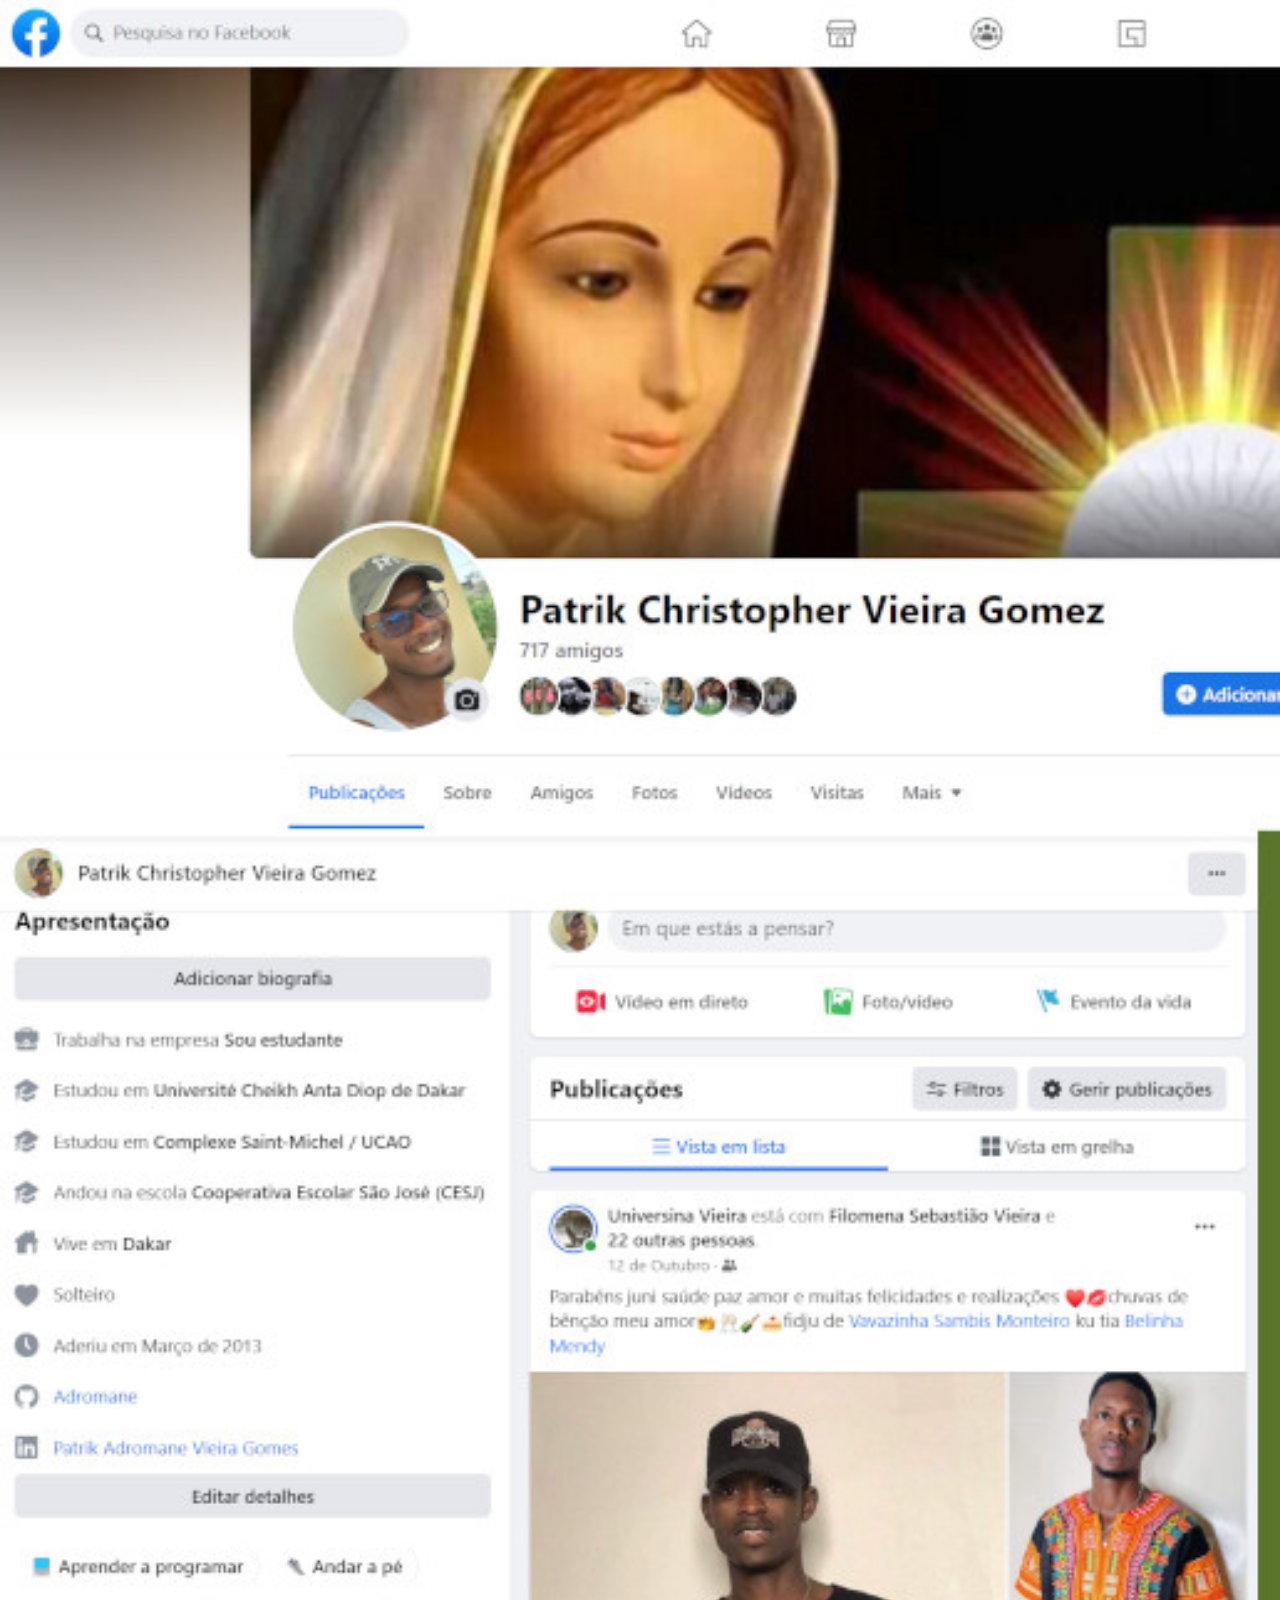
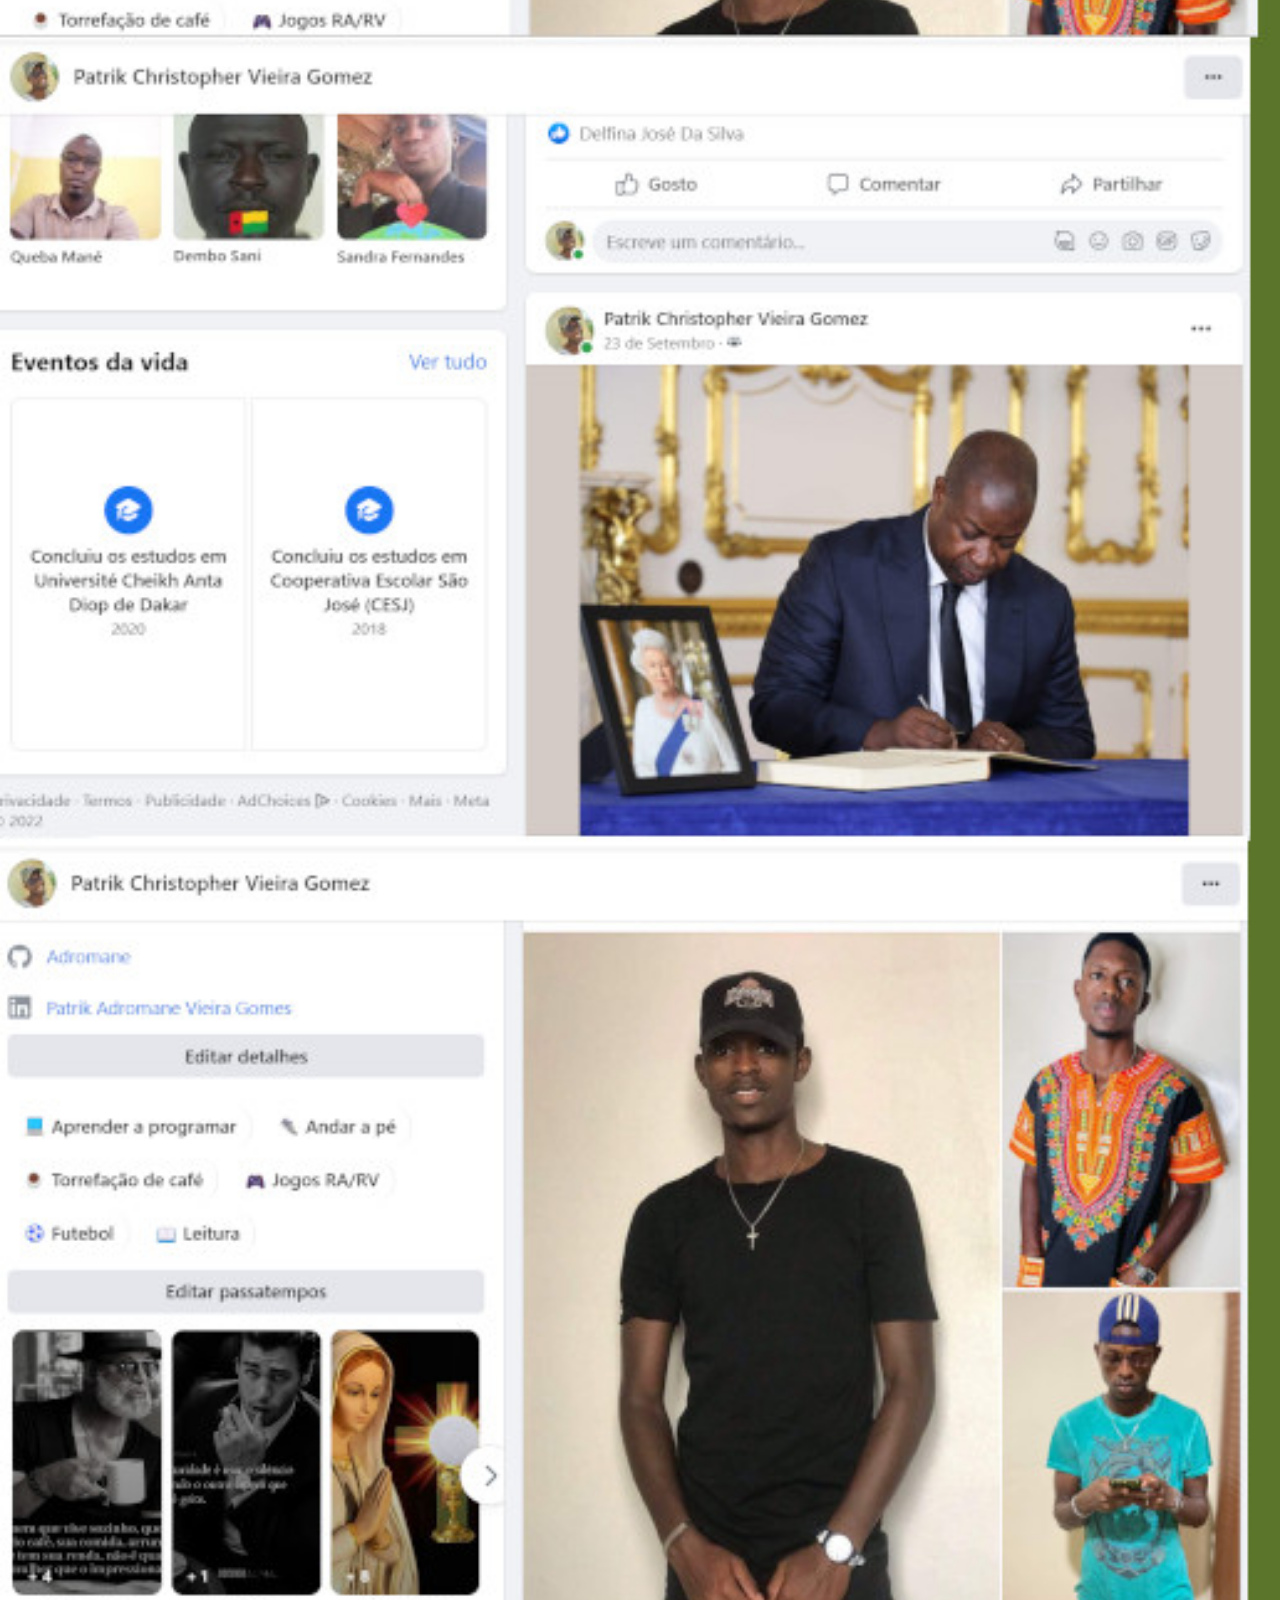
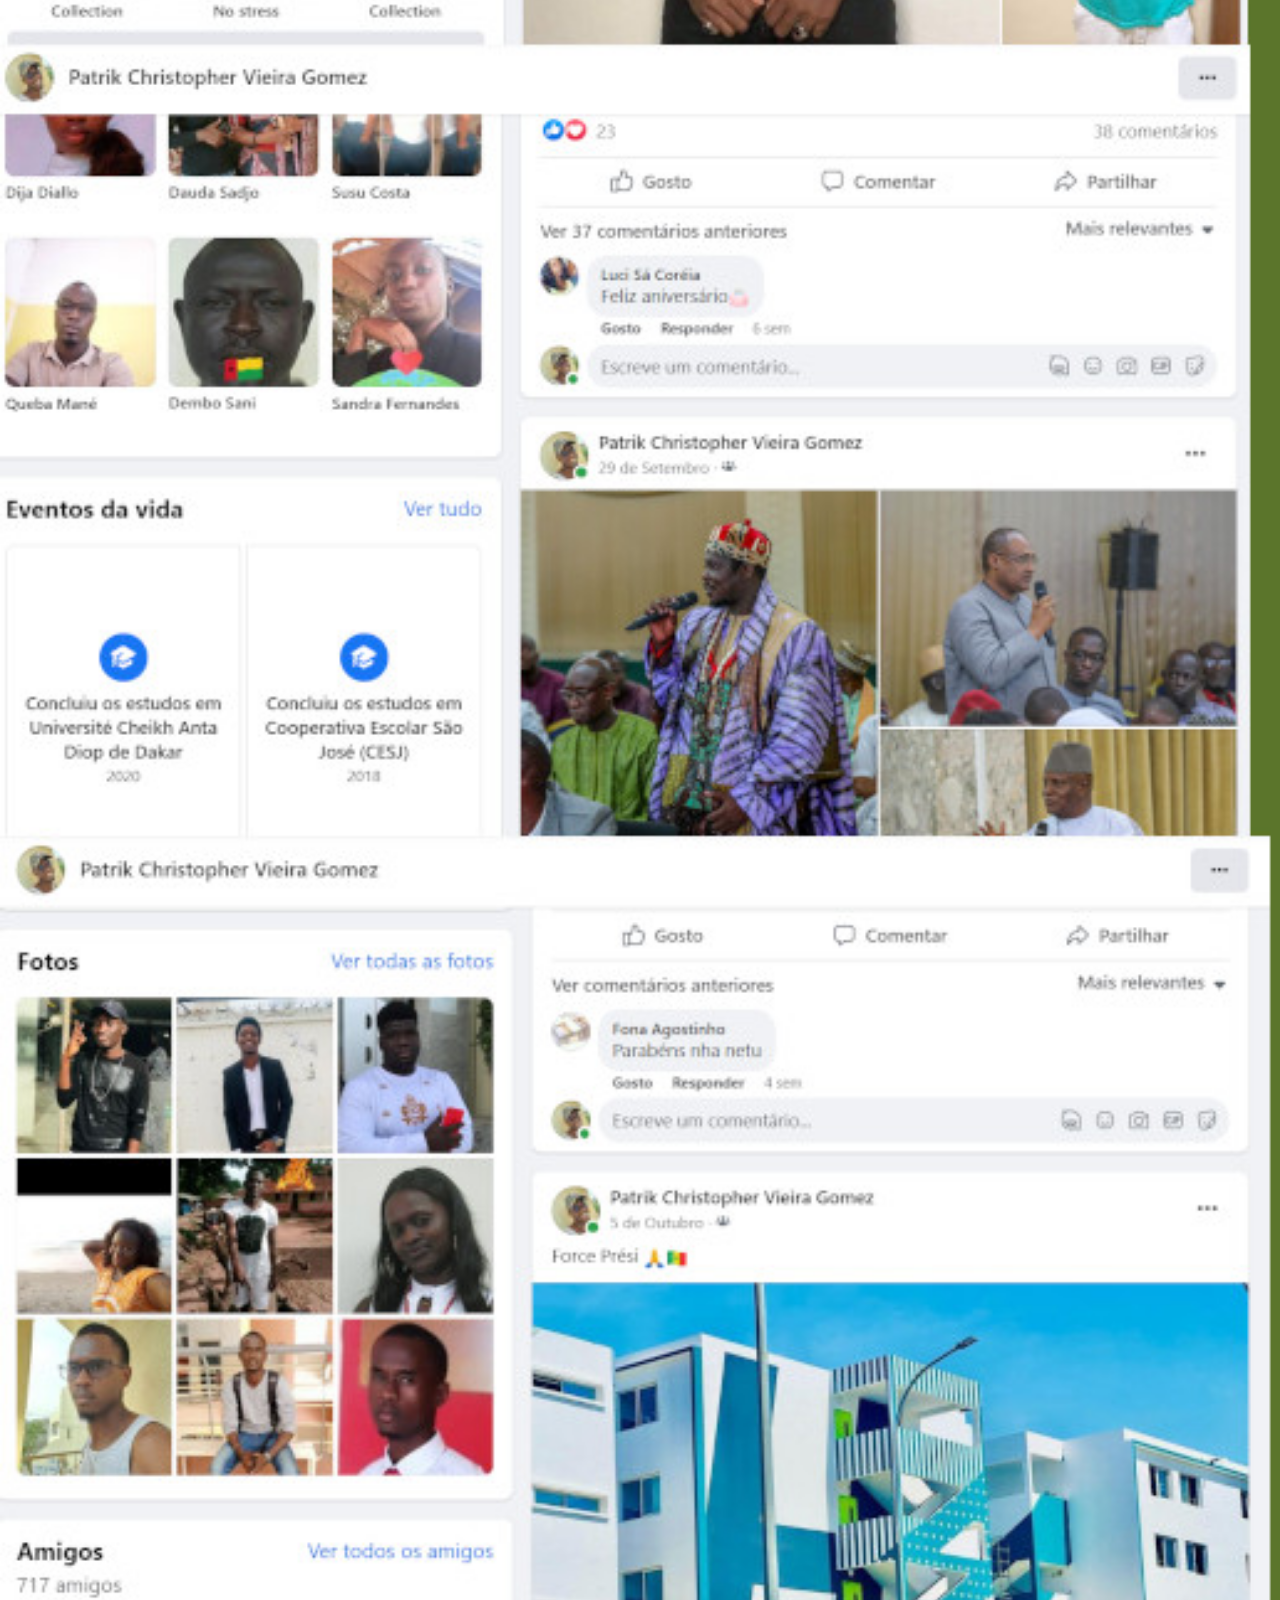
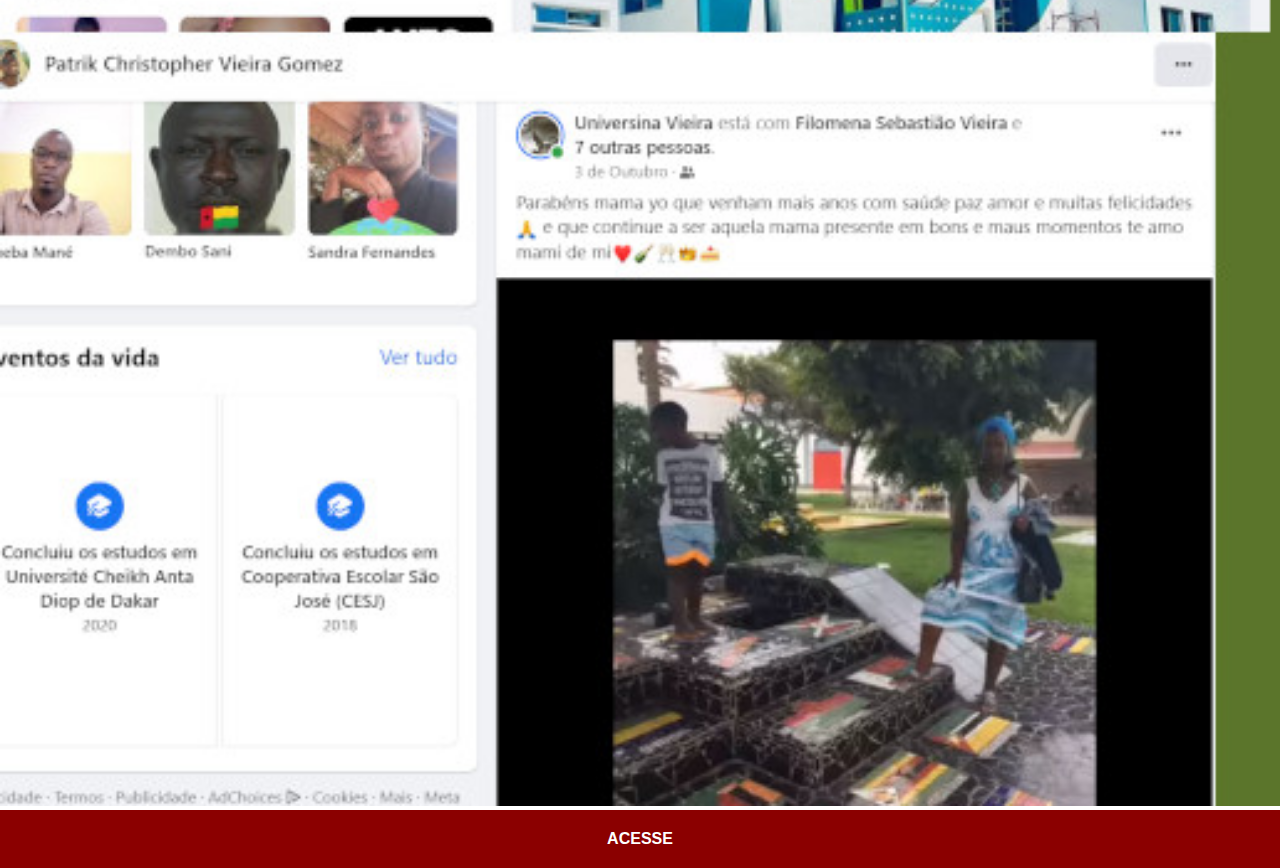
<file: Projecto-social/Facebook.html>
<!DOCTYPE html>
<html lang="pt-br">
<head>
    <meta charset="UTF-8">
    <meta http-equiv="X-UA-Compatible" content="IE=edge">
    <meta name="viewport" content="width=device-width, initial-scale=1.0">
    <title>Youtube</title>
    <link rel="stylesheet" href="estilos/social.css">
</head>
<body>
     <img src="imagens/Tela-facebook.png" alt="Facebook">
     <a href="https://www.facebook.com/patrik/" target="blank">ACESSE</a>
</body>
</html>
</file>
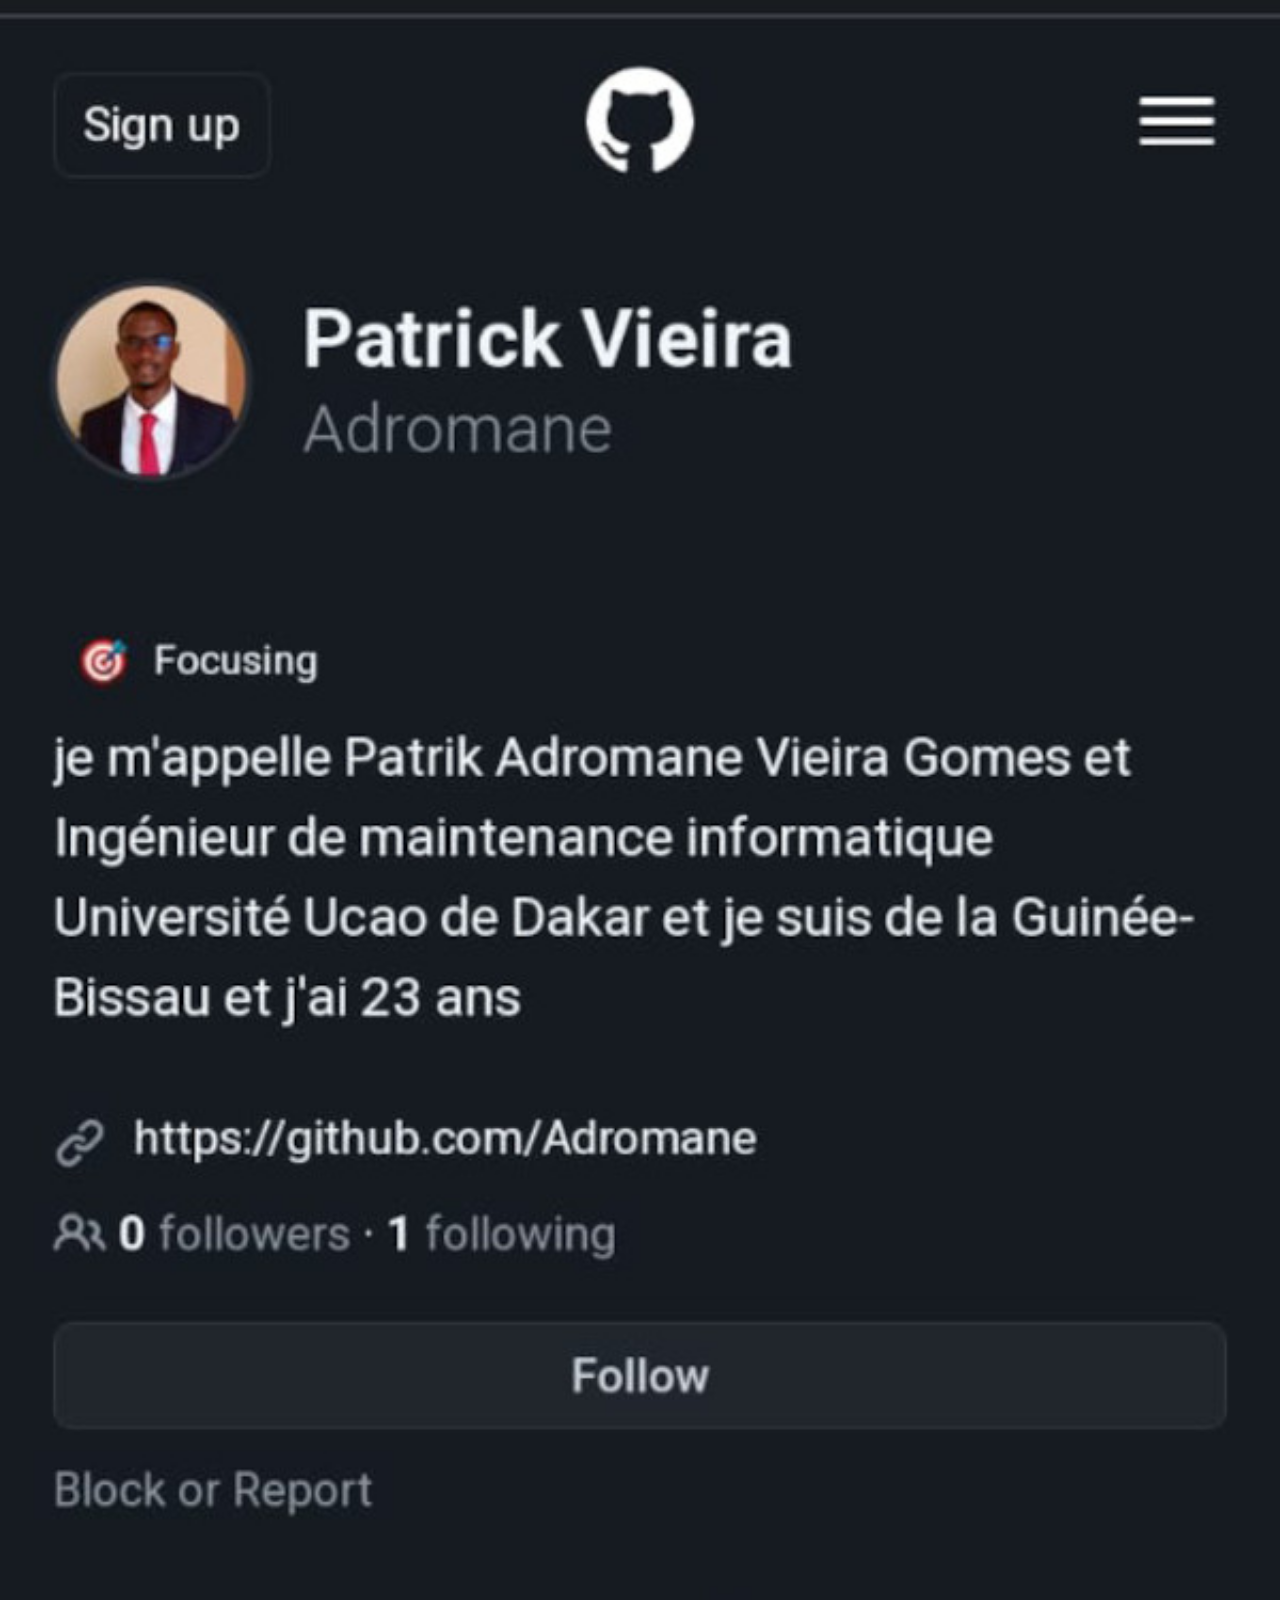
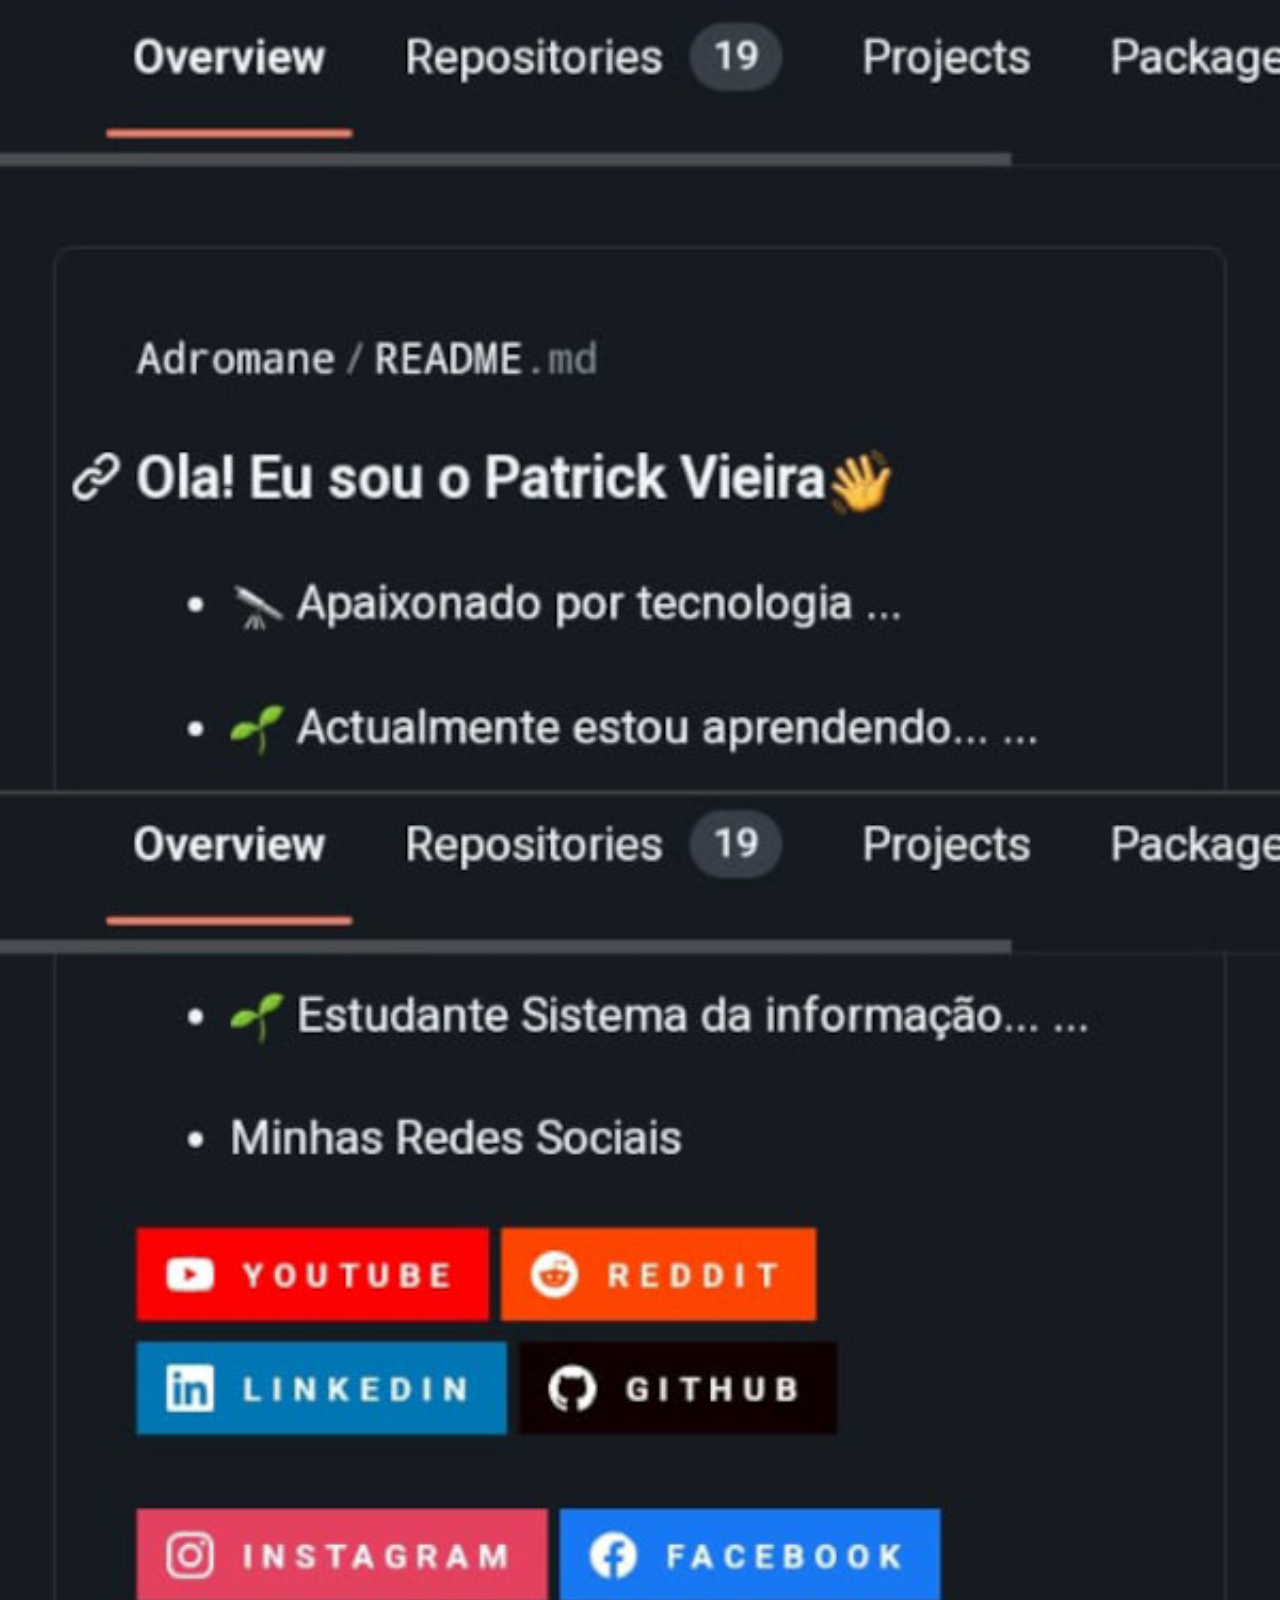
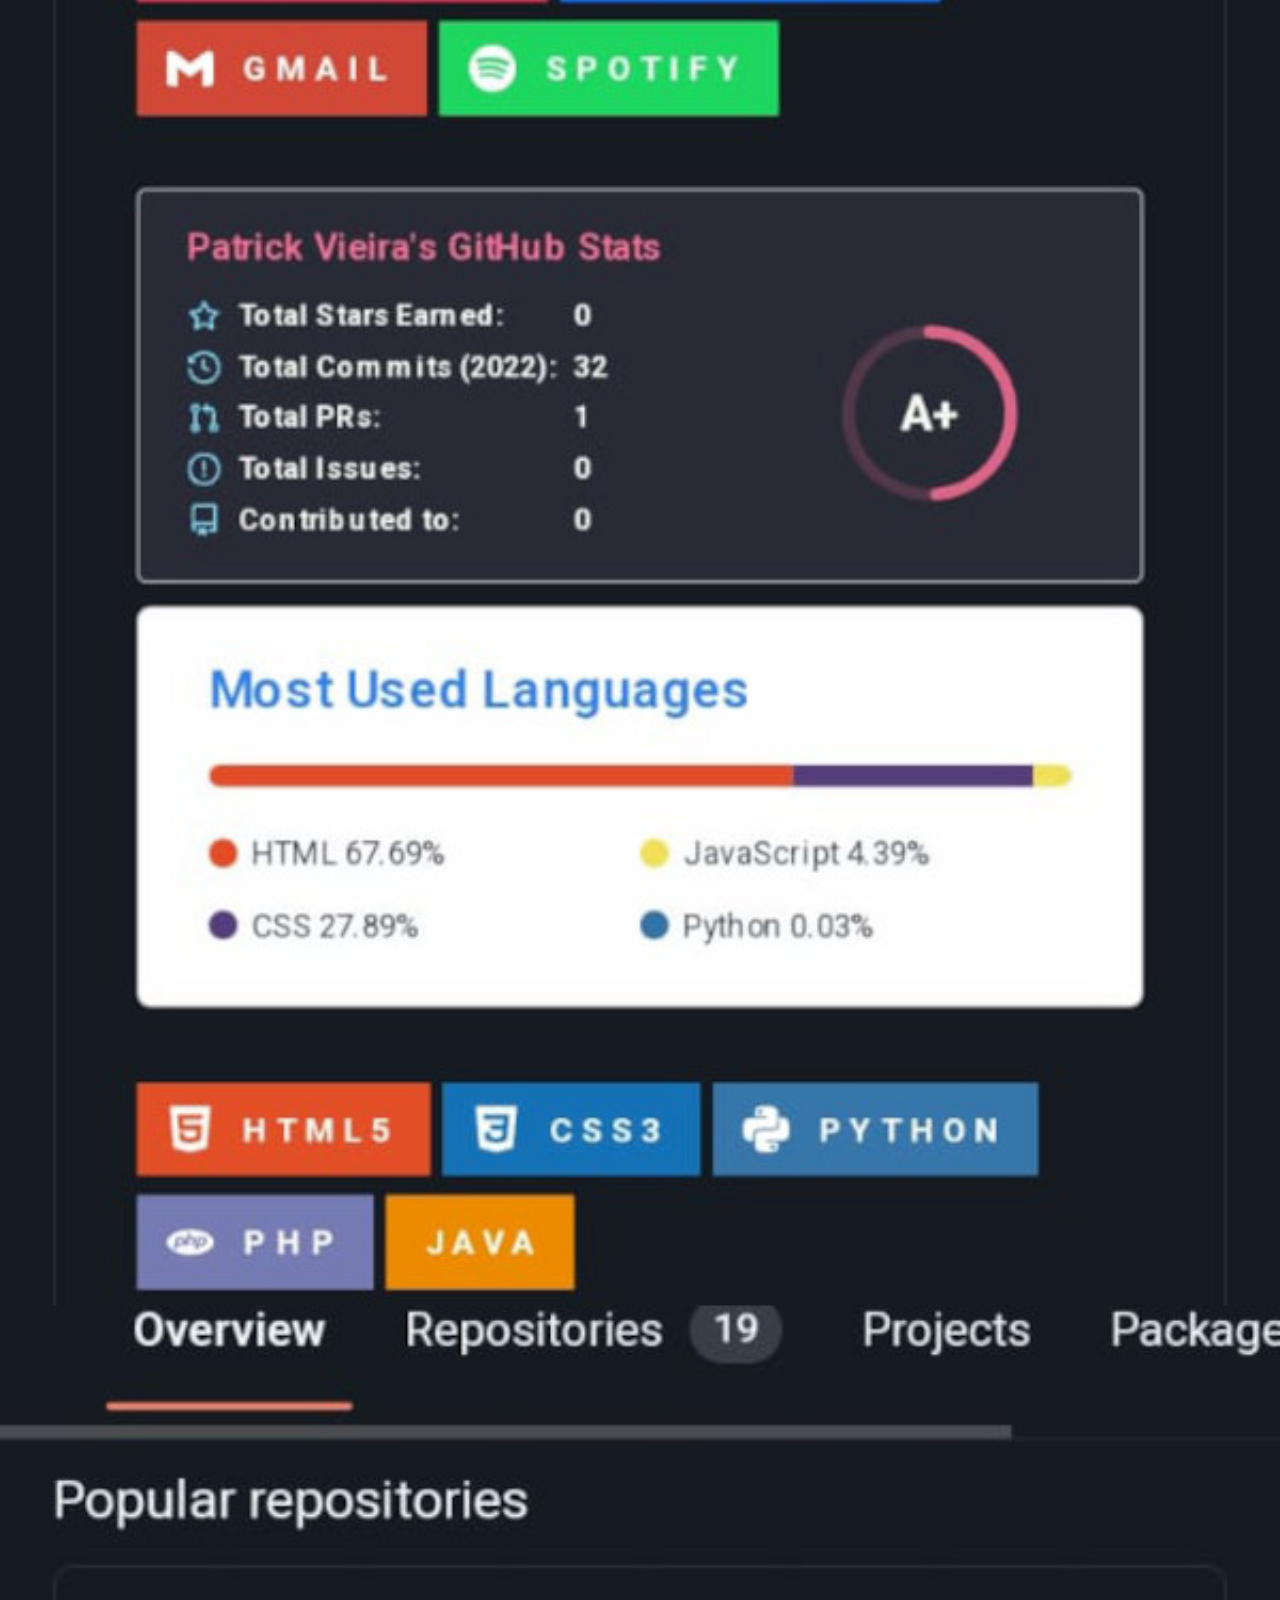
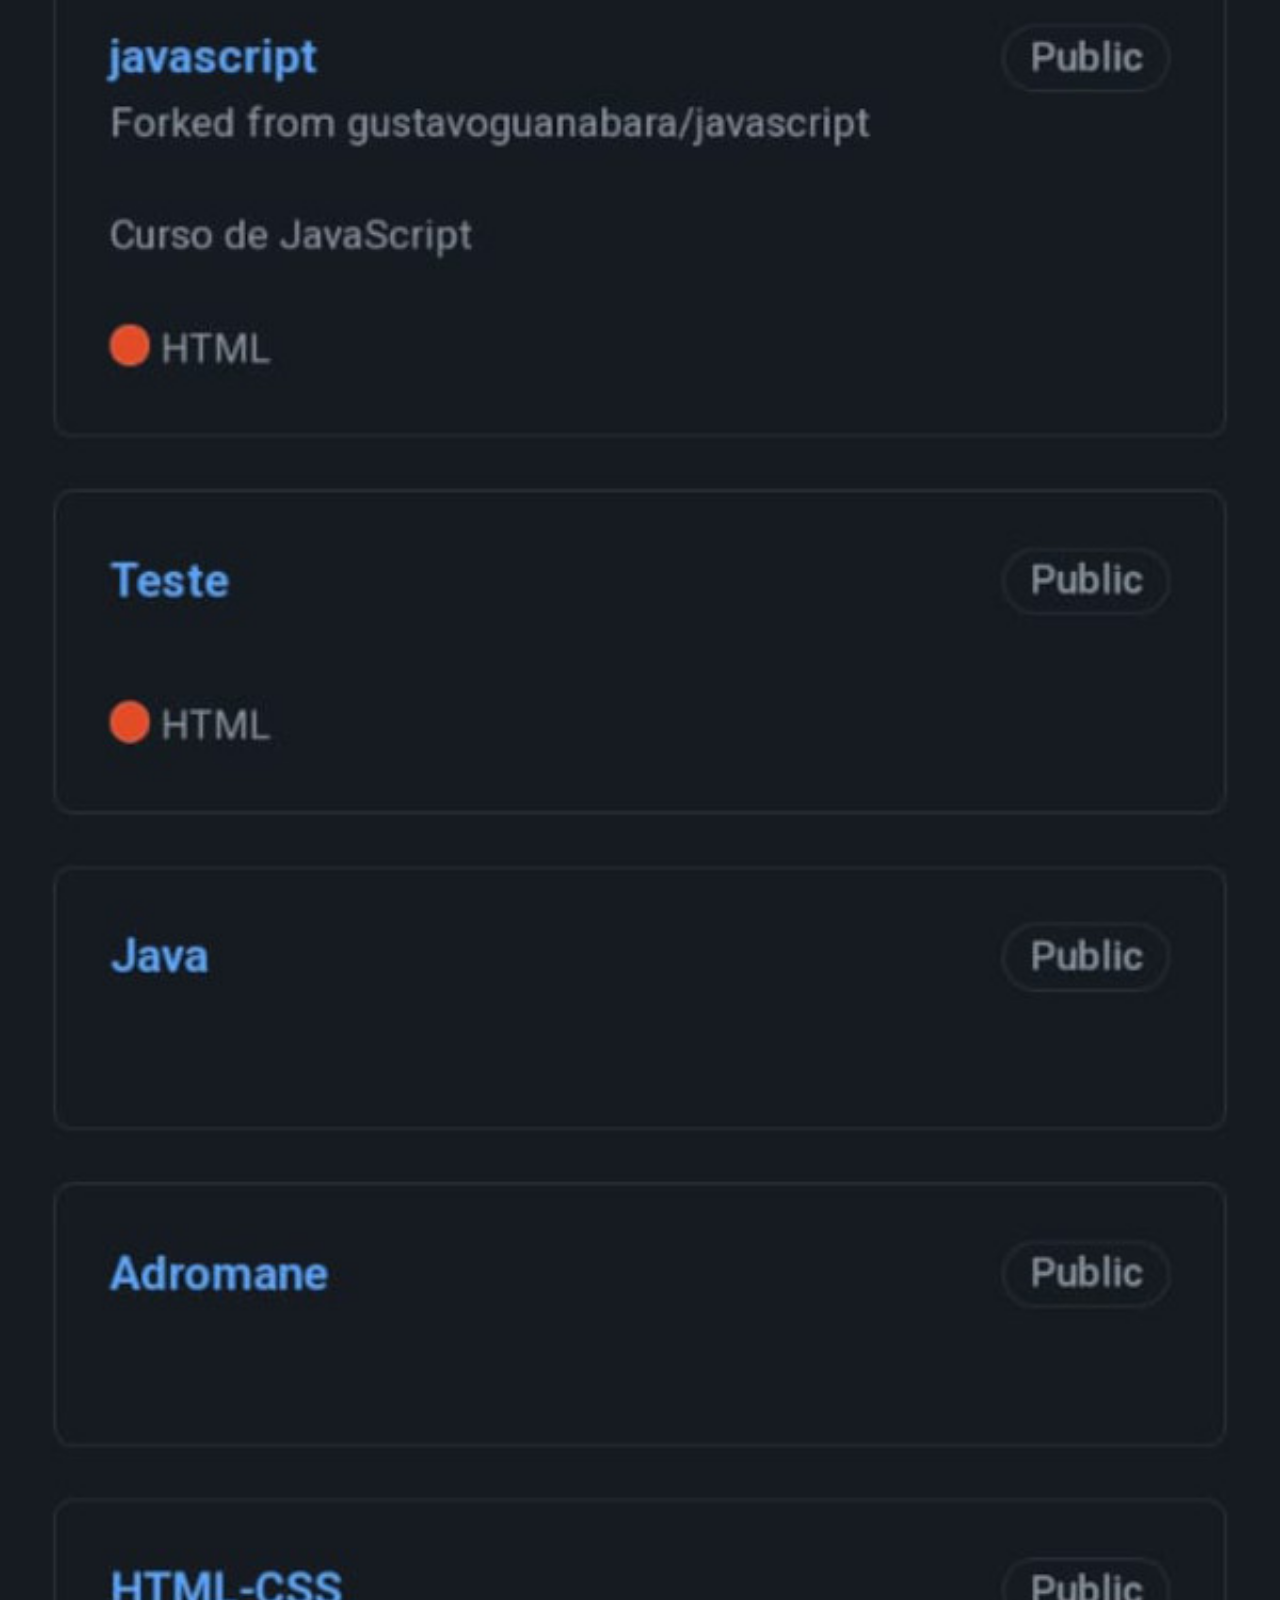
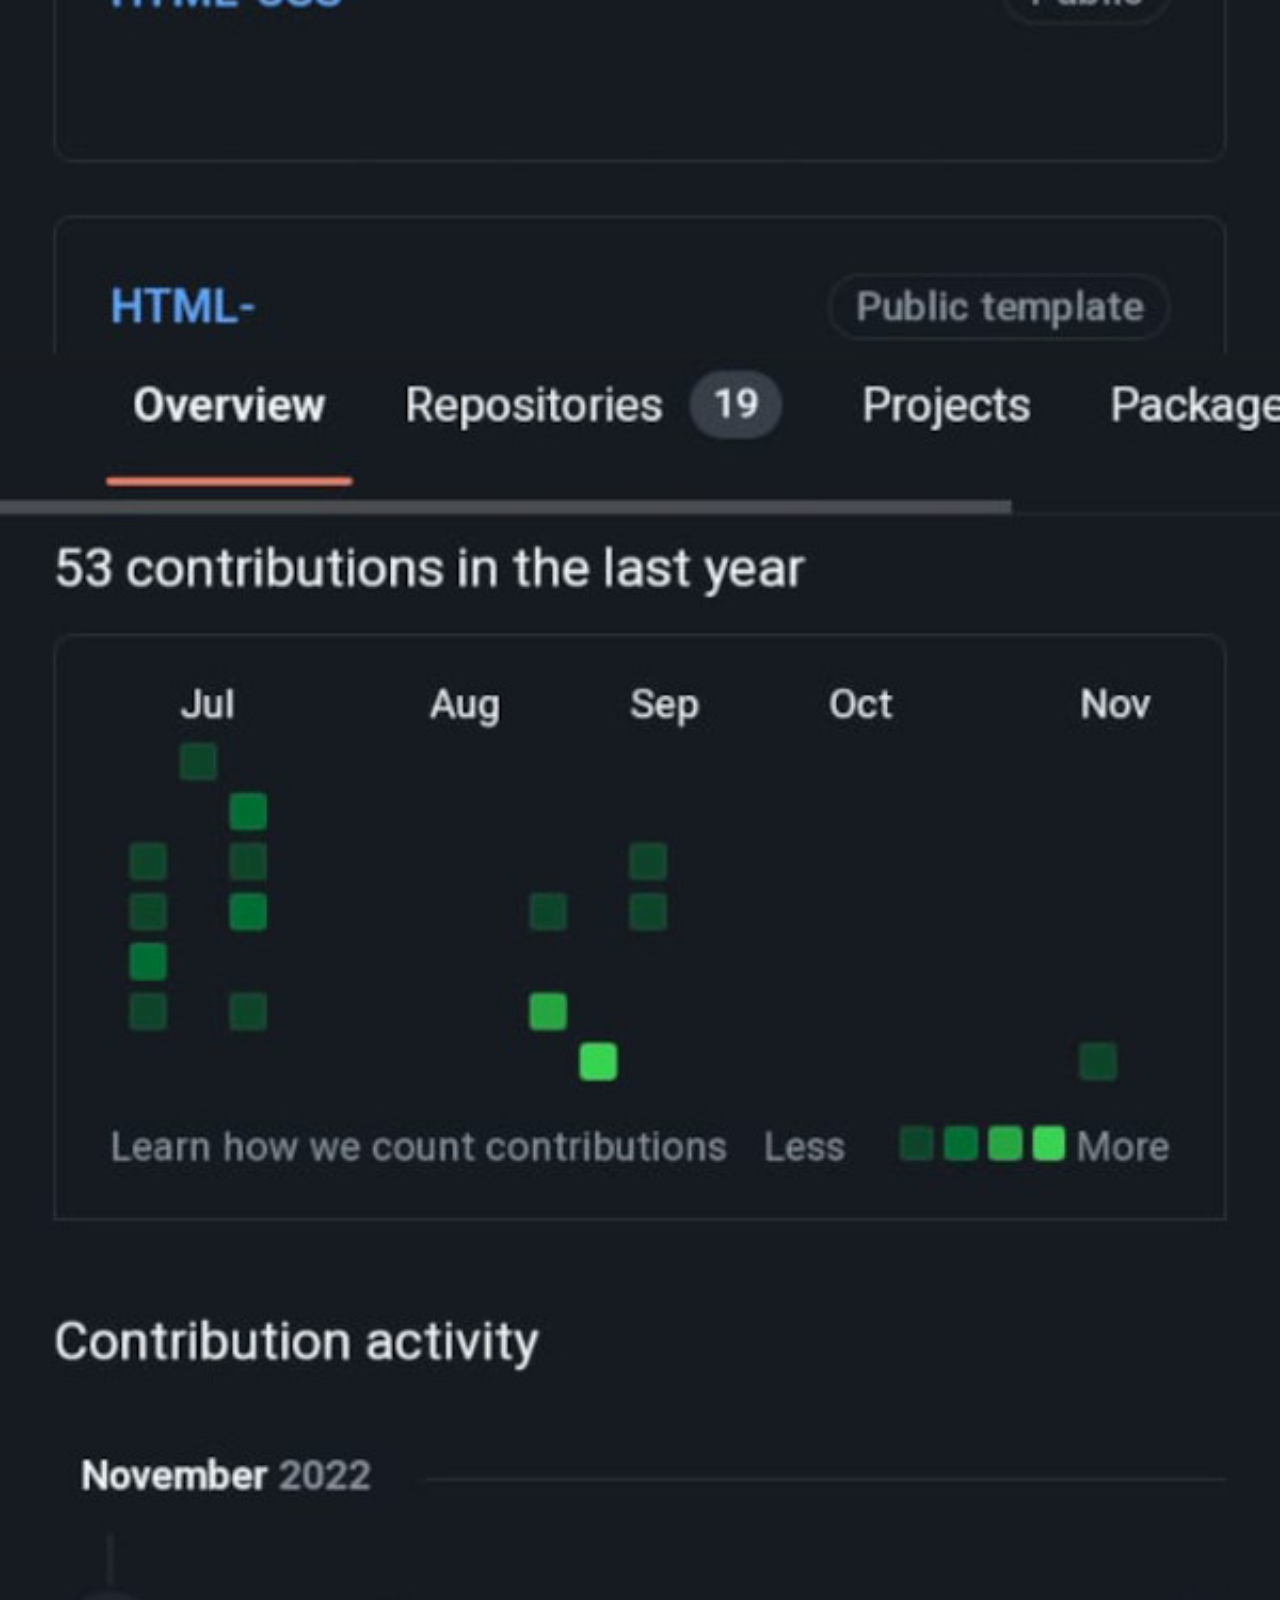
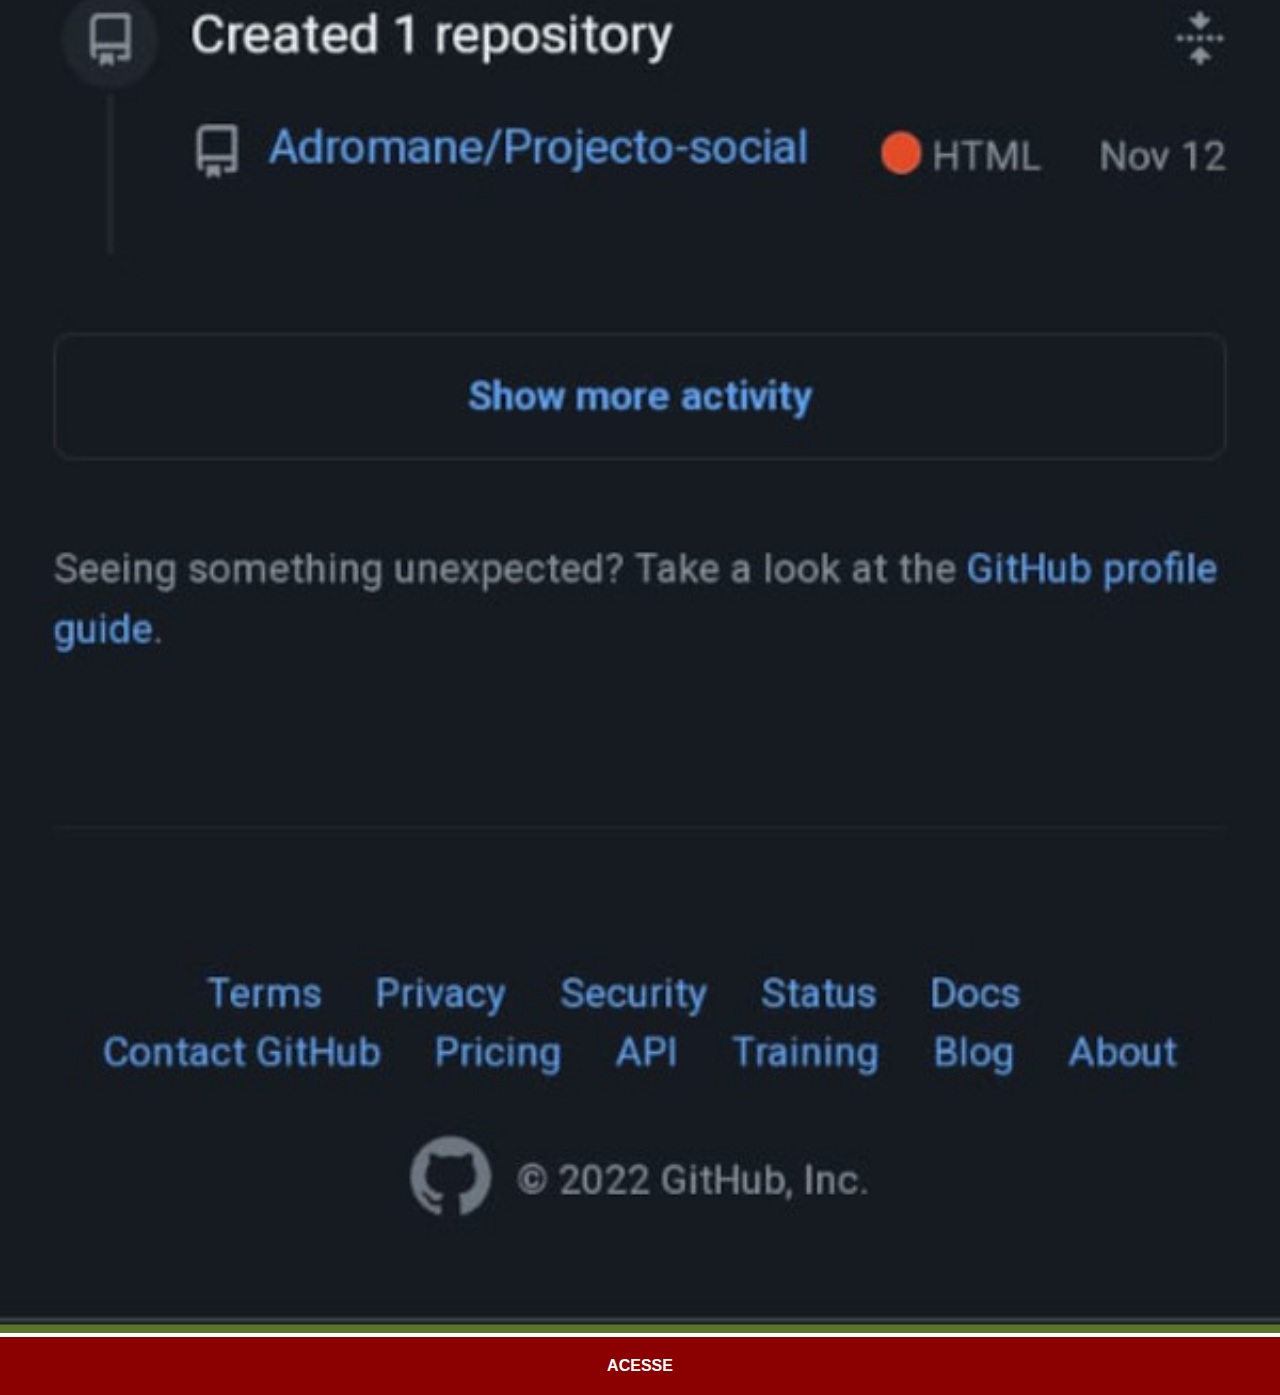
<file: Projecto-social/Github.html>
<!DOCTYPE html>
<html lang="pt-br">
<head>
    <meta charset="UTF-8">
    <meta http-equiv="X-UA-Compatible" content="IE=edge">
    <meta name="viewport" content="width=device-width, initial-scale=1.0">
    <title>Youtube</title>
    <link rel="stylesheet" href="estilos/social.css">
</head>
<body>
     <img src="imagens/Tela-Githu.png" alt="Github">
     <a href="https://github.com/Adromane" target="blank">ACESSE</a>
</body>
</html>
</file>
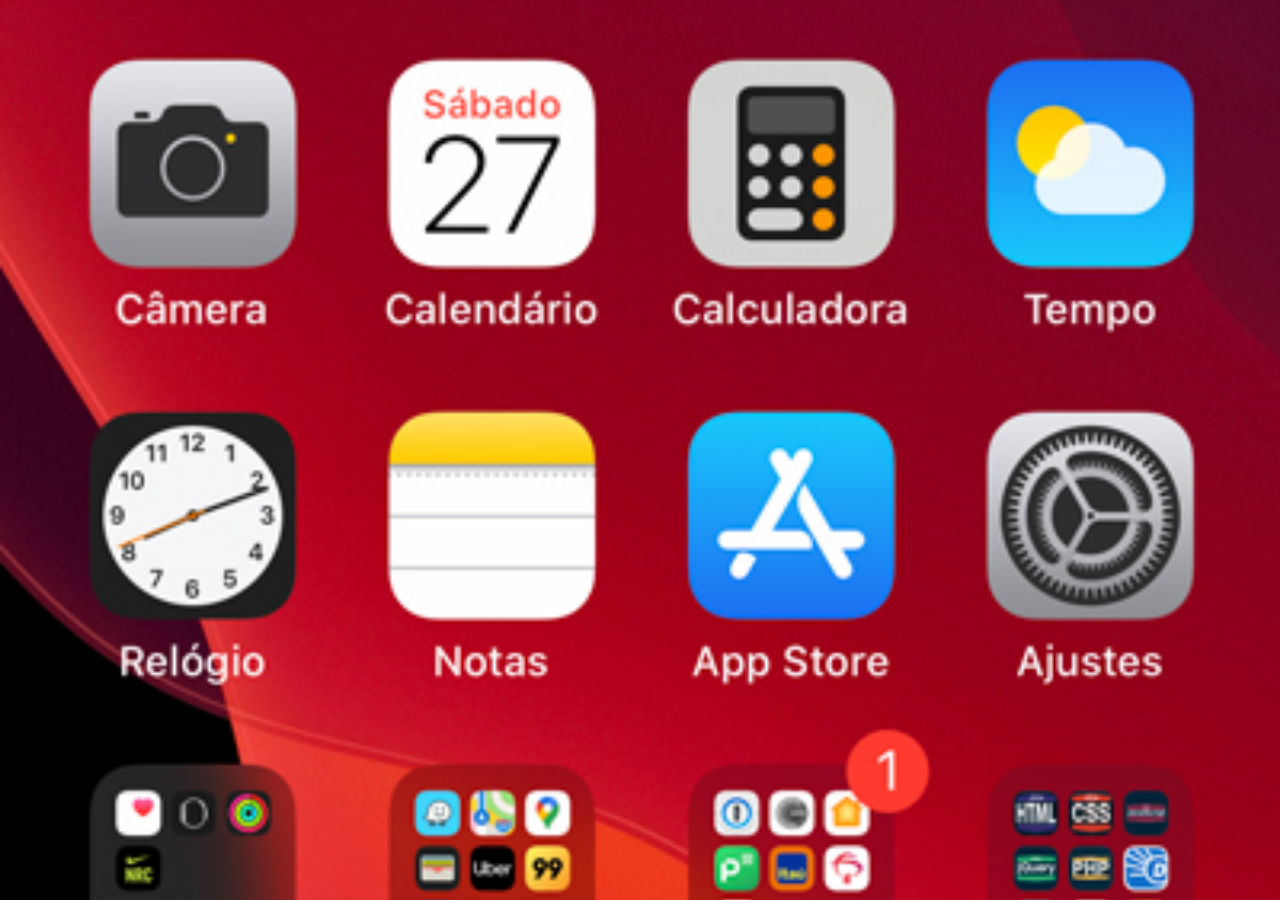
<file: Projecto-social/Home.html>
<!DOCTYPE html>
<html lang="pt-br">
<head>
    <meta charset="UTF-8">
    <meta http-equiv="X-UA-Compatible" content="IE=edge">
    <meta name="viewport" content="width=device-width, initial-scale=1.0">
    <title>Home</title>
</head>
<style>
    * {
        margin: 0px;
        padding: 0pt;
    }
    body{
        width: 100vw;
        height: 100vh;
        background: black url("imagens/tela-home.jpg") no-repeat top center;
        background-size: cover;
    }
</style>
<body>
    
</body>
</html>
</file>
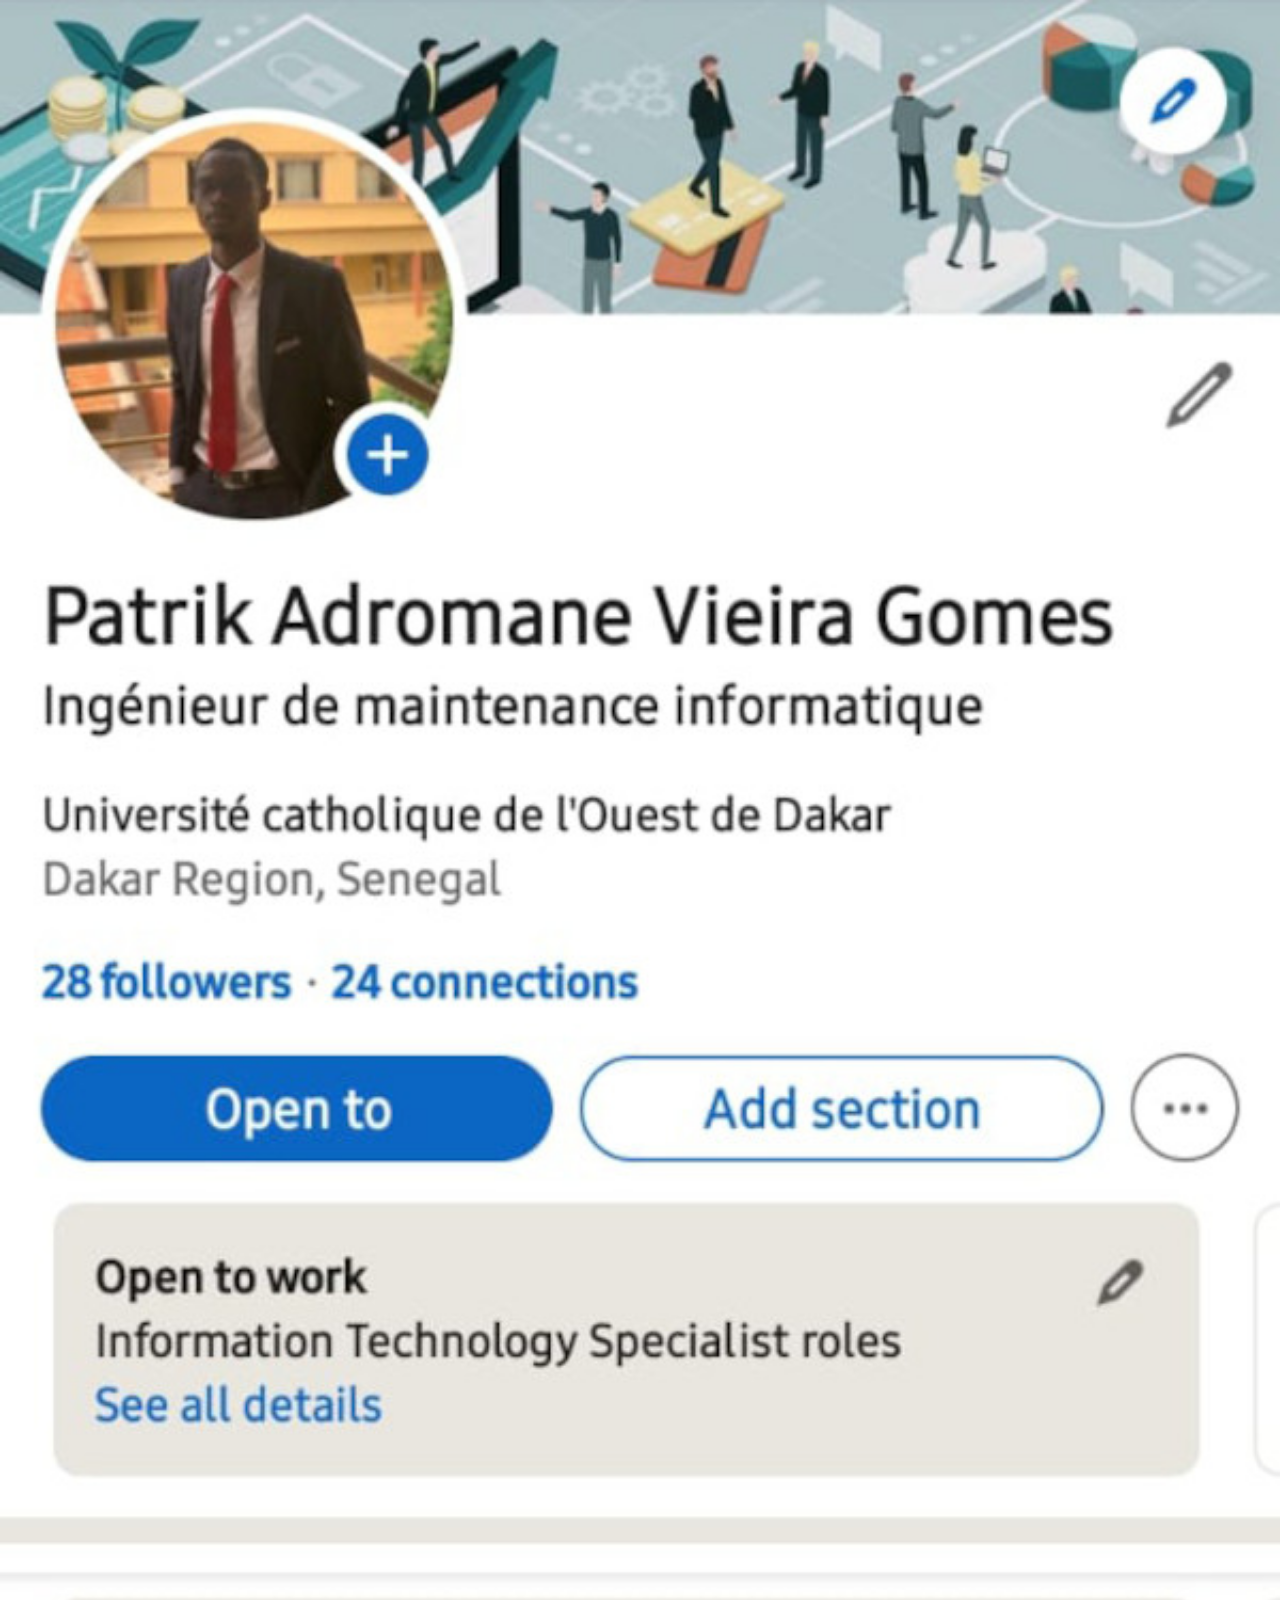
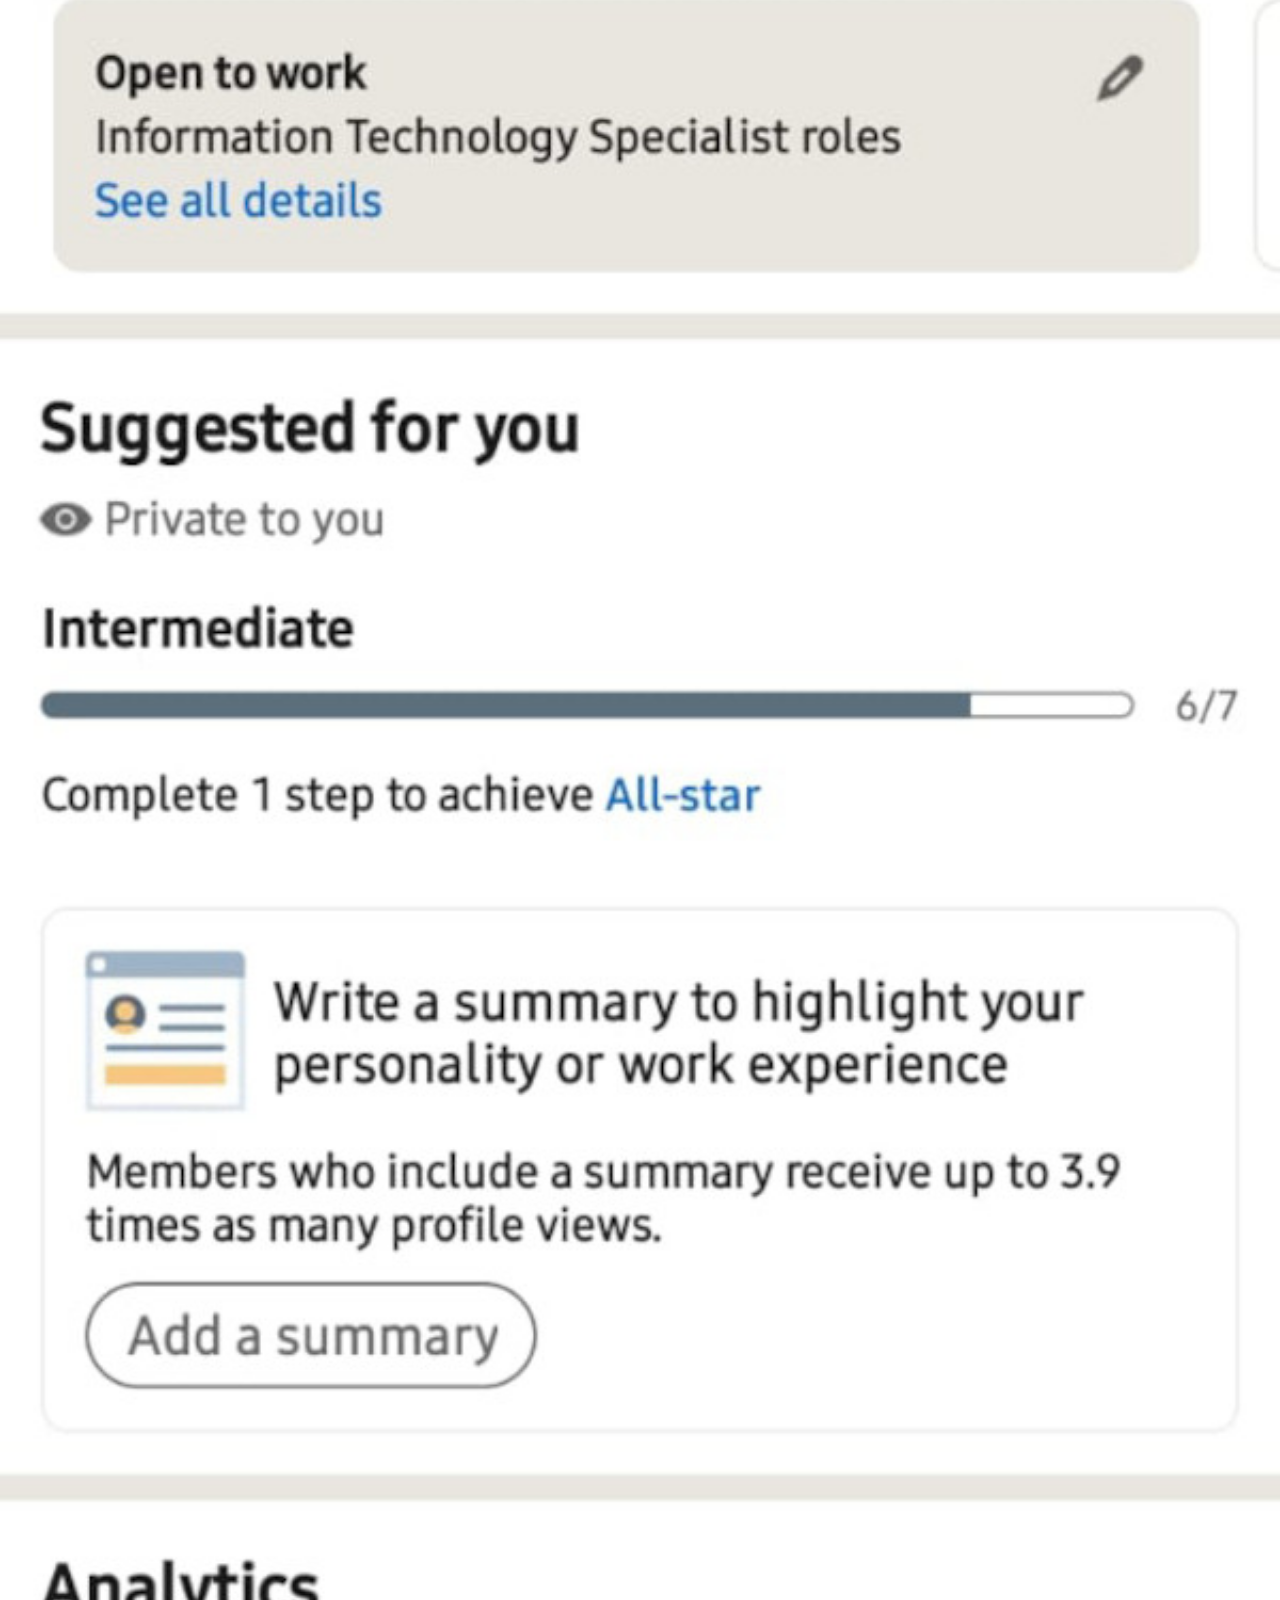
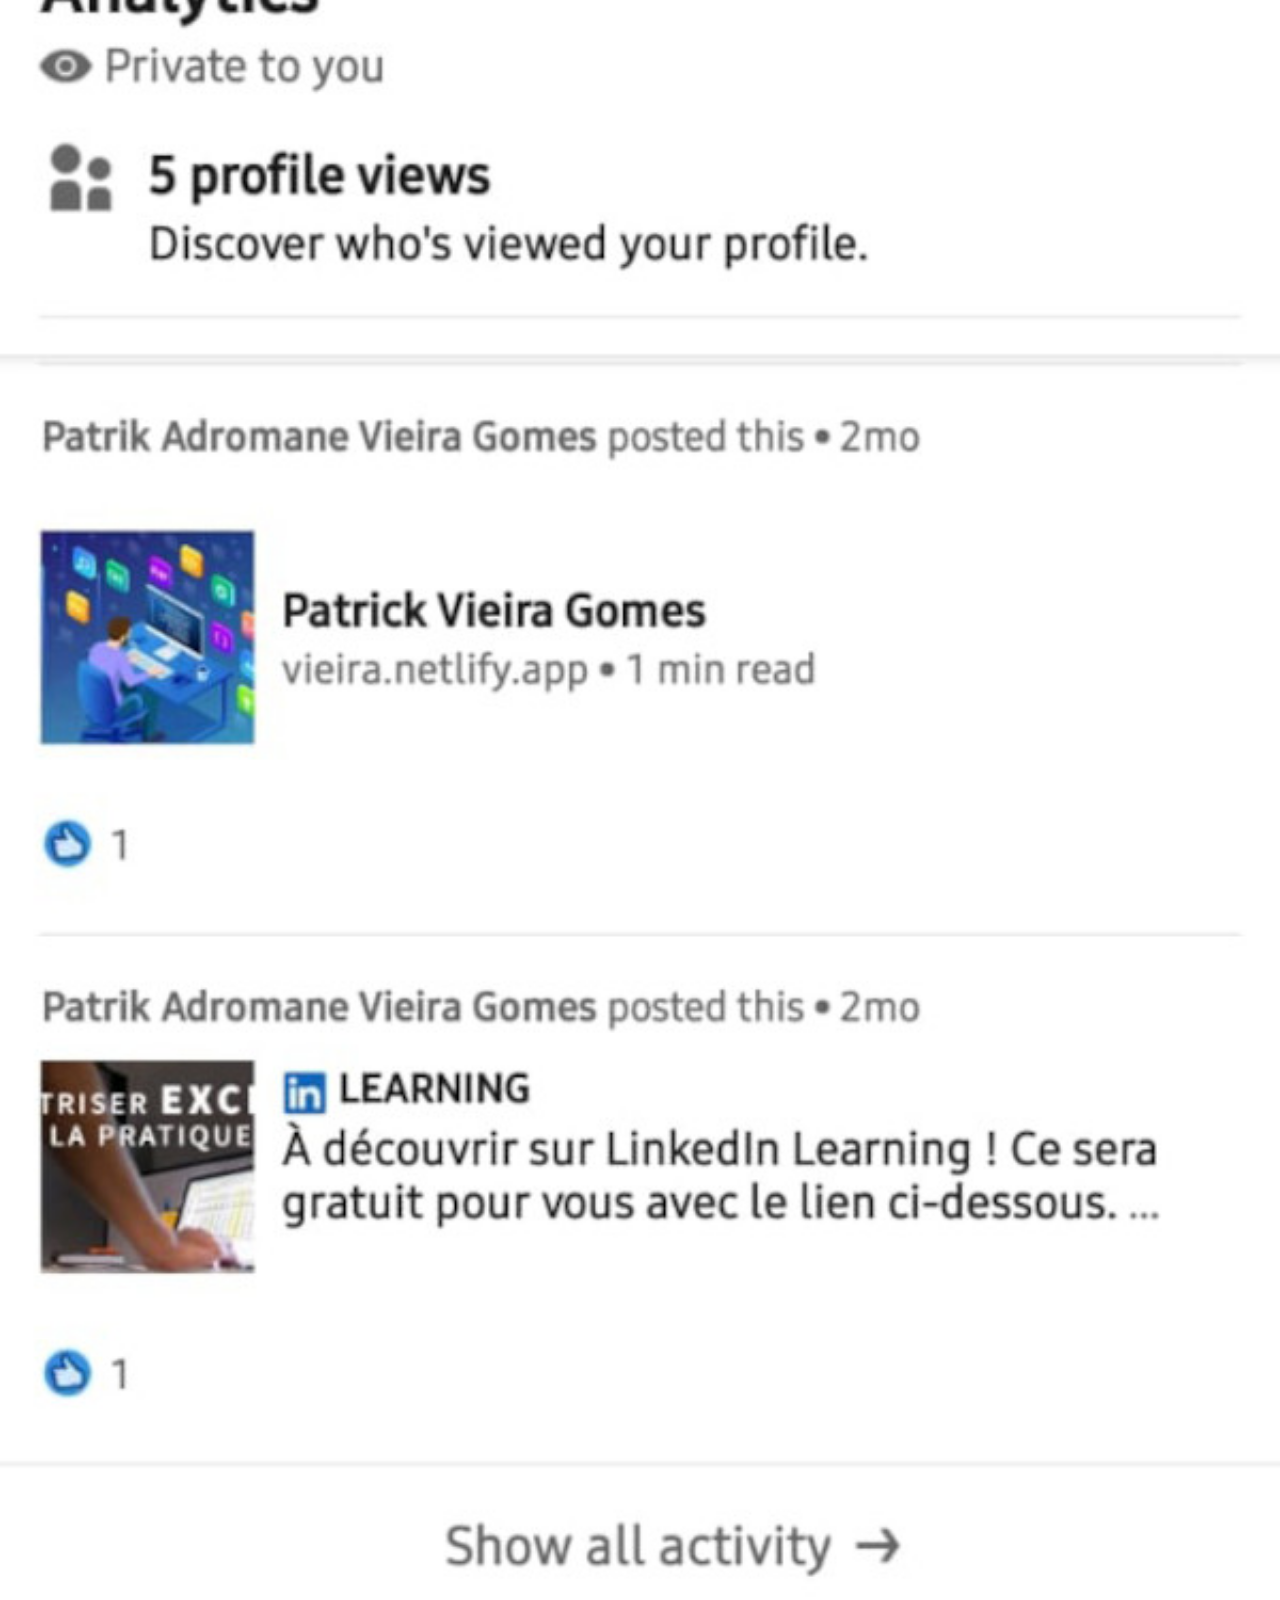
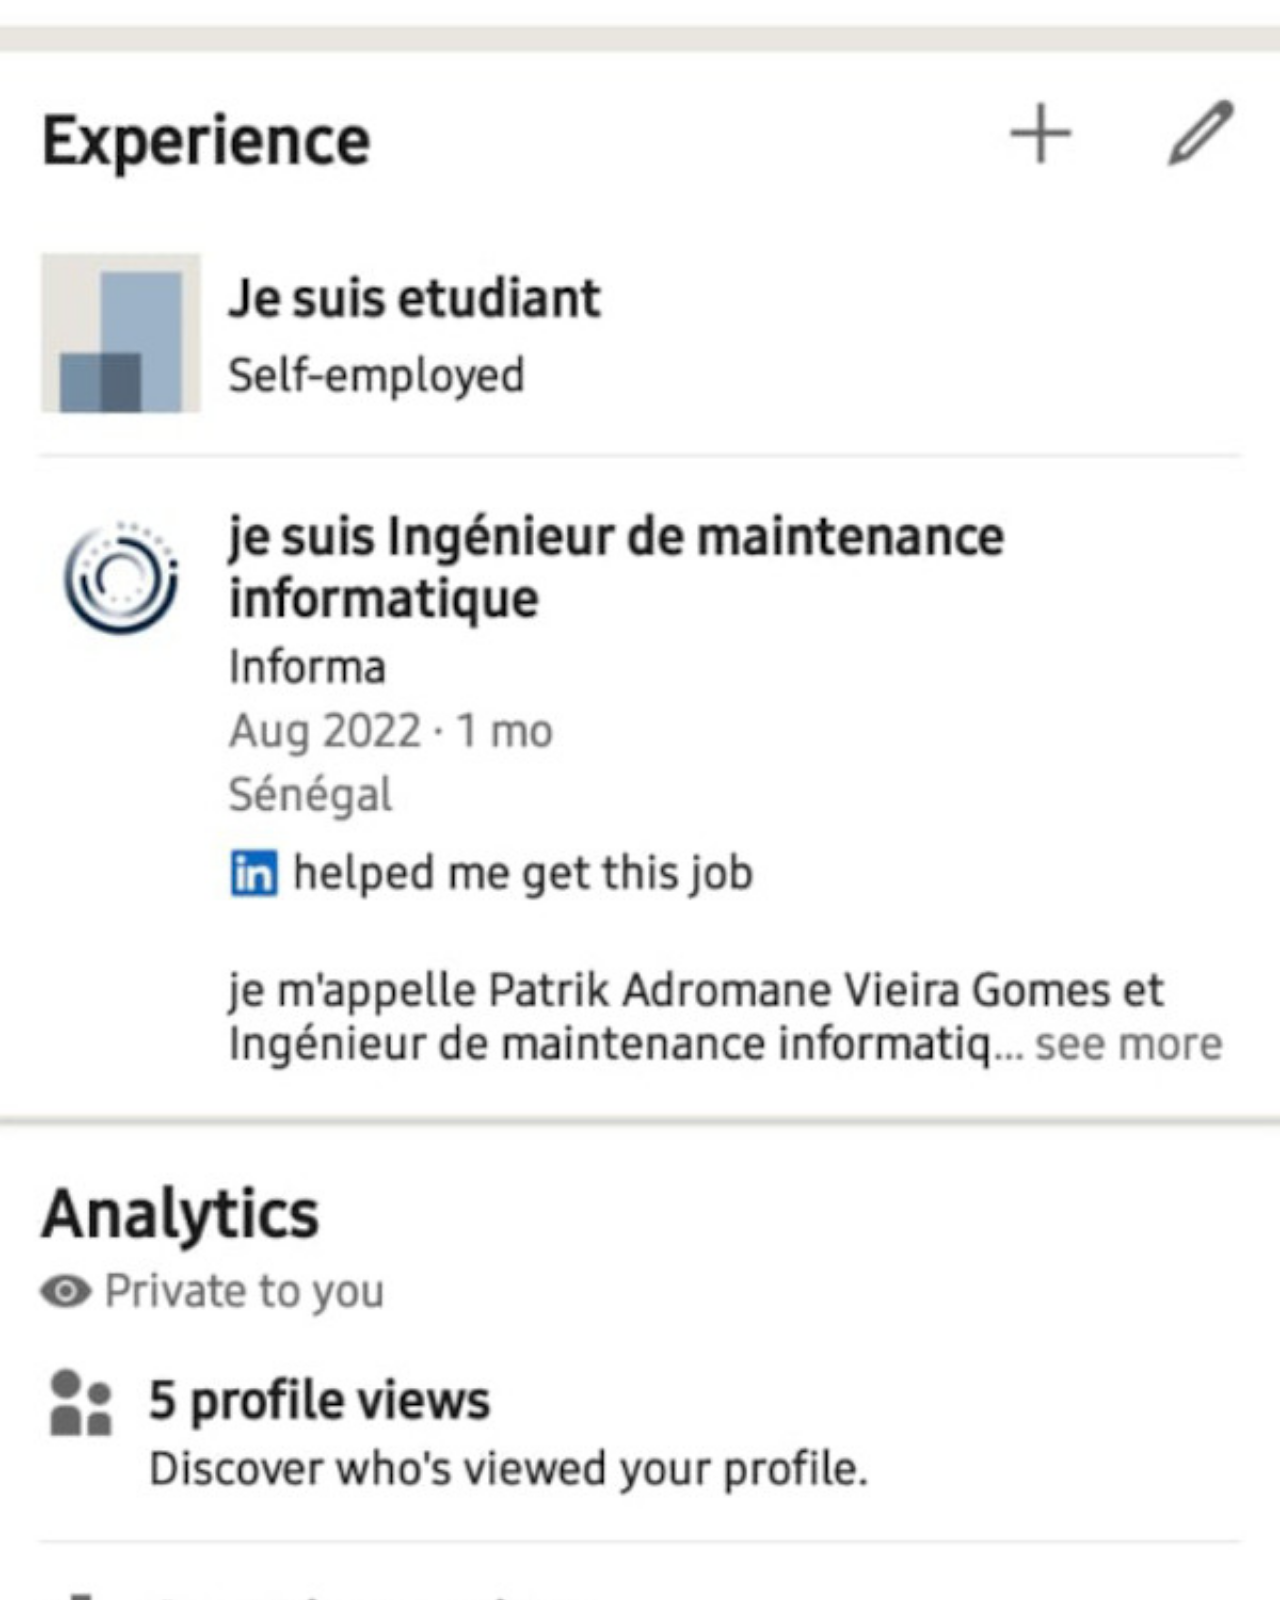
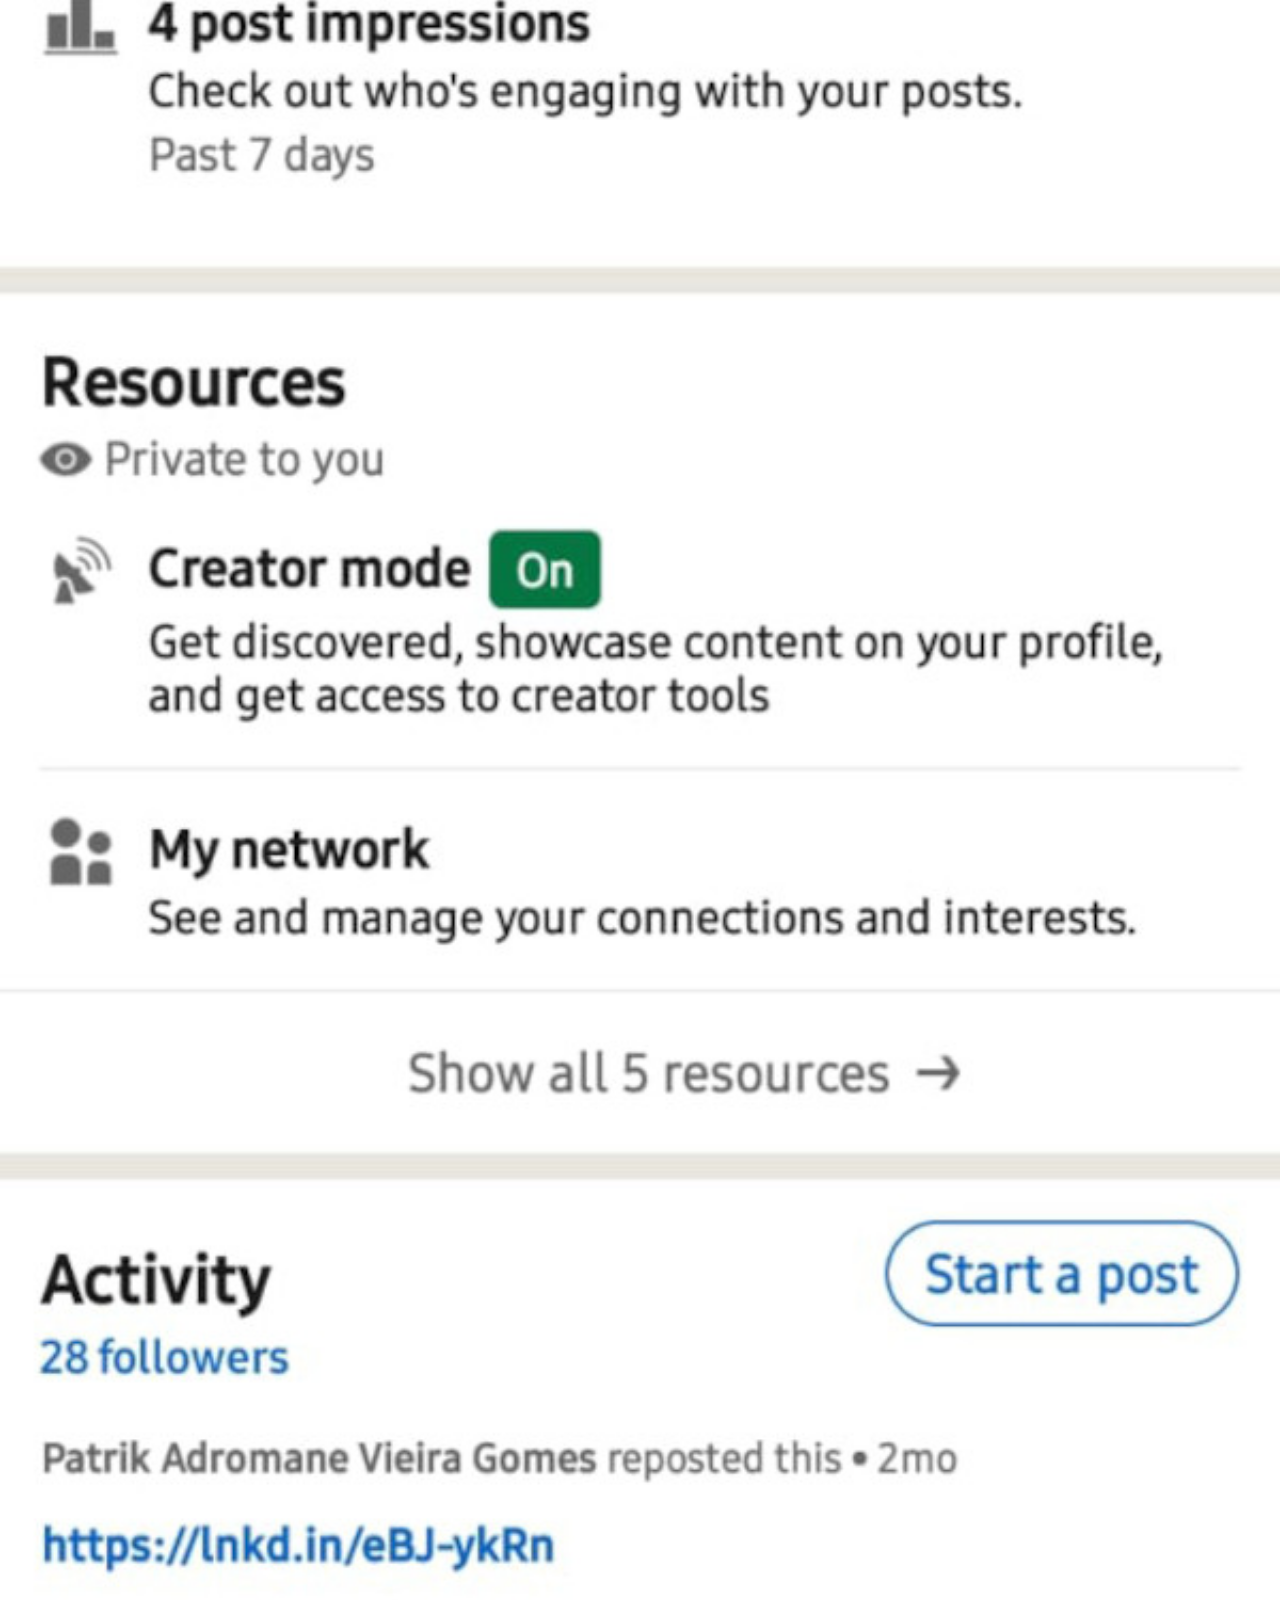
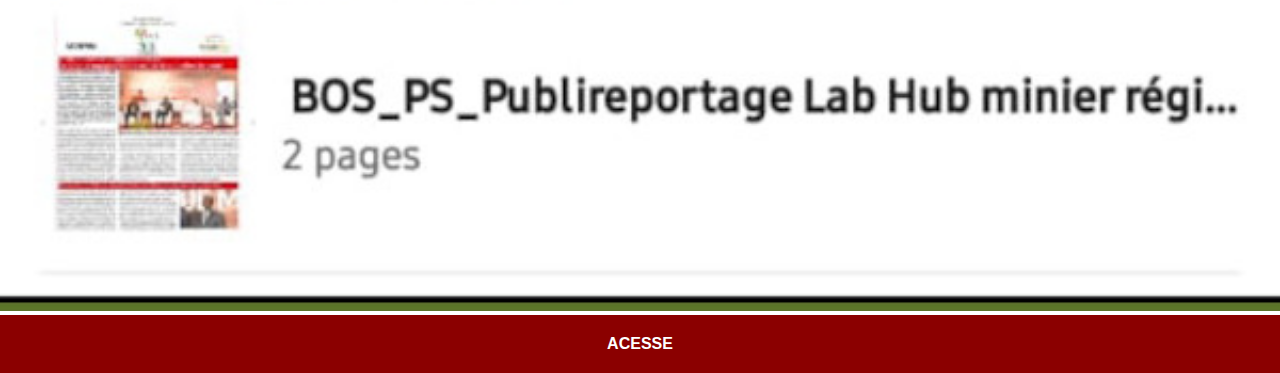
<file: Projecto-social/Linkedin.html>
<!DOCTYPE html>
<html lang="en">
<head>
    <meta charset="UTF-8">
    <meta http-equiv="X-UA-Compatible" content="IE=edge">
    <meta name="viewport" content="width=device-width, initial-scale=1.0">
    <title>Linkedin</title>
    <link rel="stylesheet" href="estilos/social.css">
</head>
<body>
    <img src="imagens/Tela-Linkedin.png" alt="Linkedin">
    <a href="https://www.linkedin.com/in/patrik-adromane-vieira-gomes-14970722b/" target="blank">ACESSE</a>
    
</body>
</html>
</file>
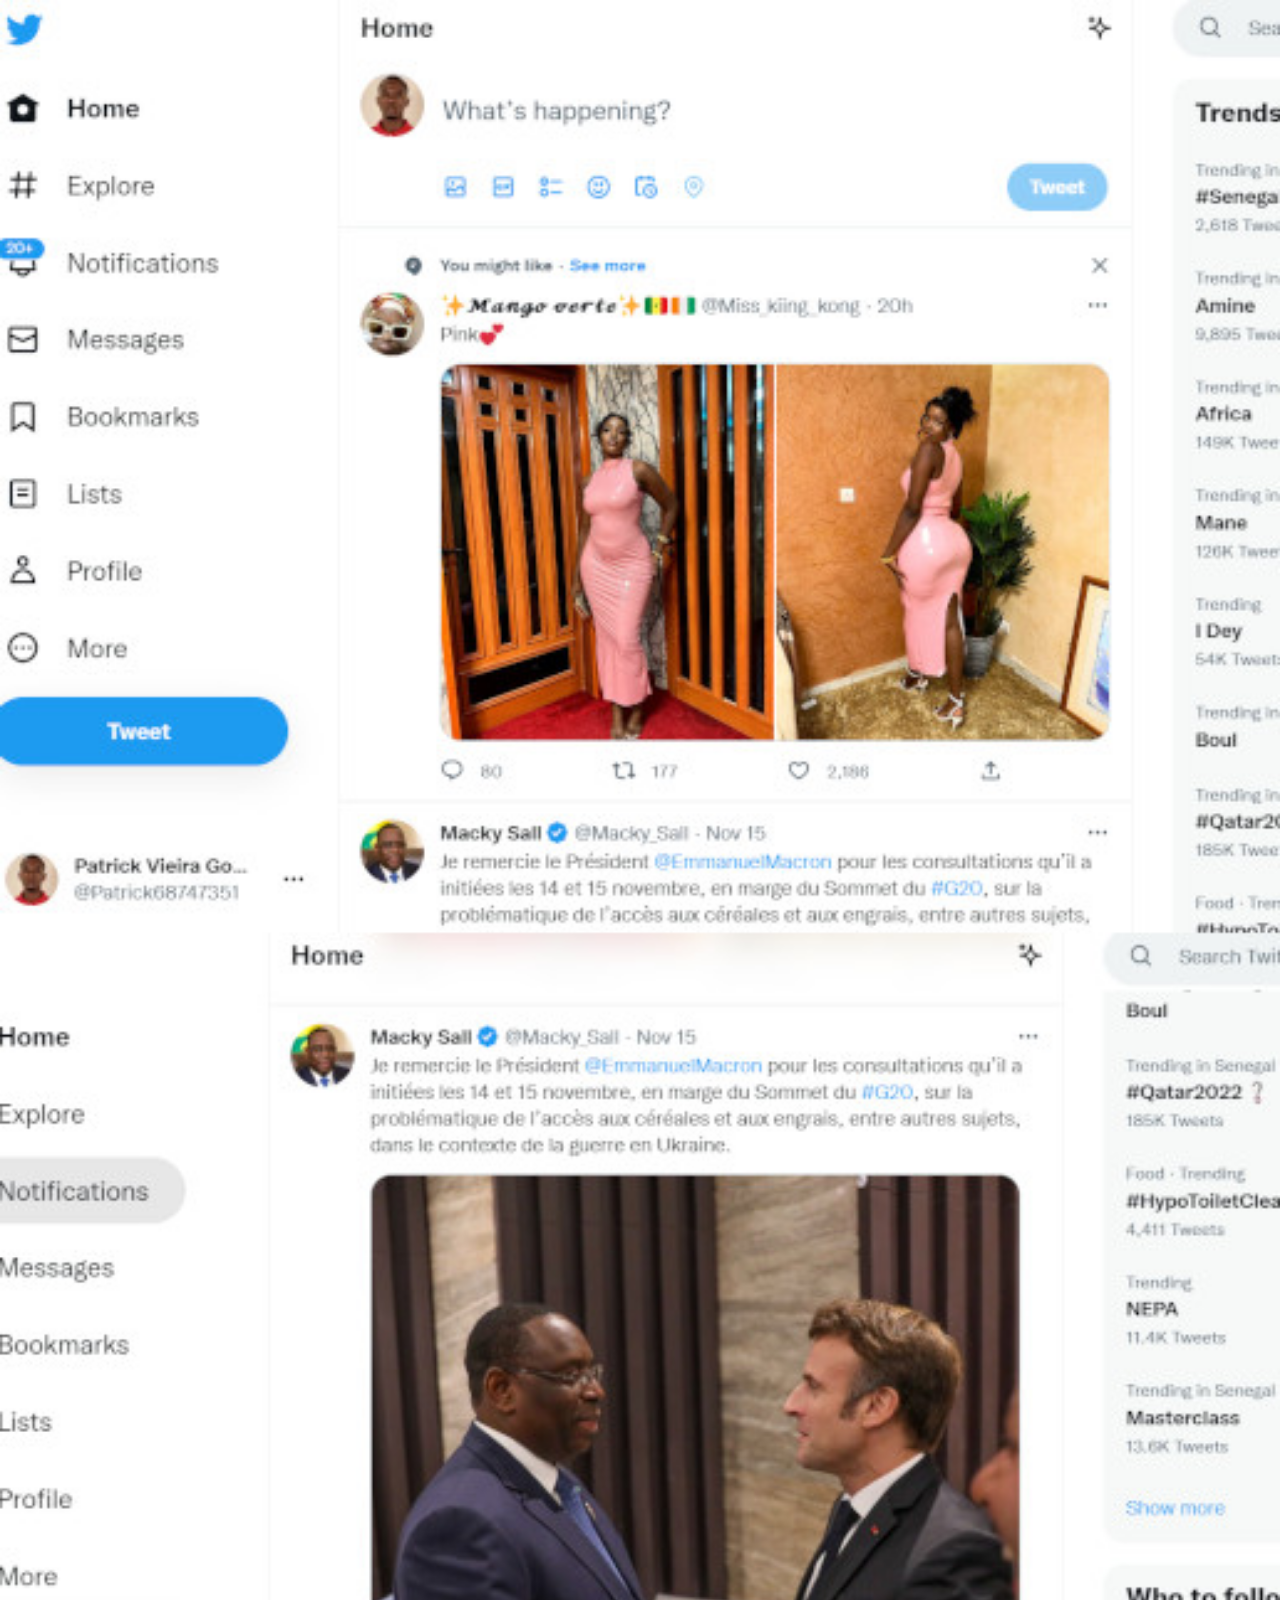
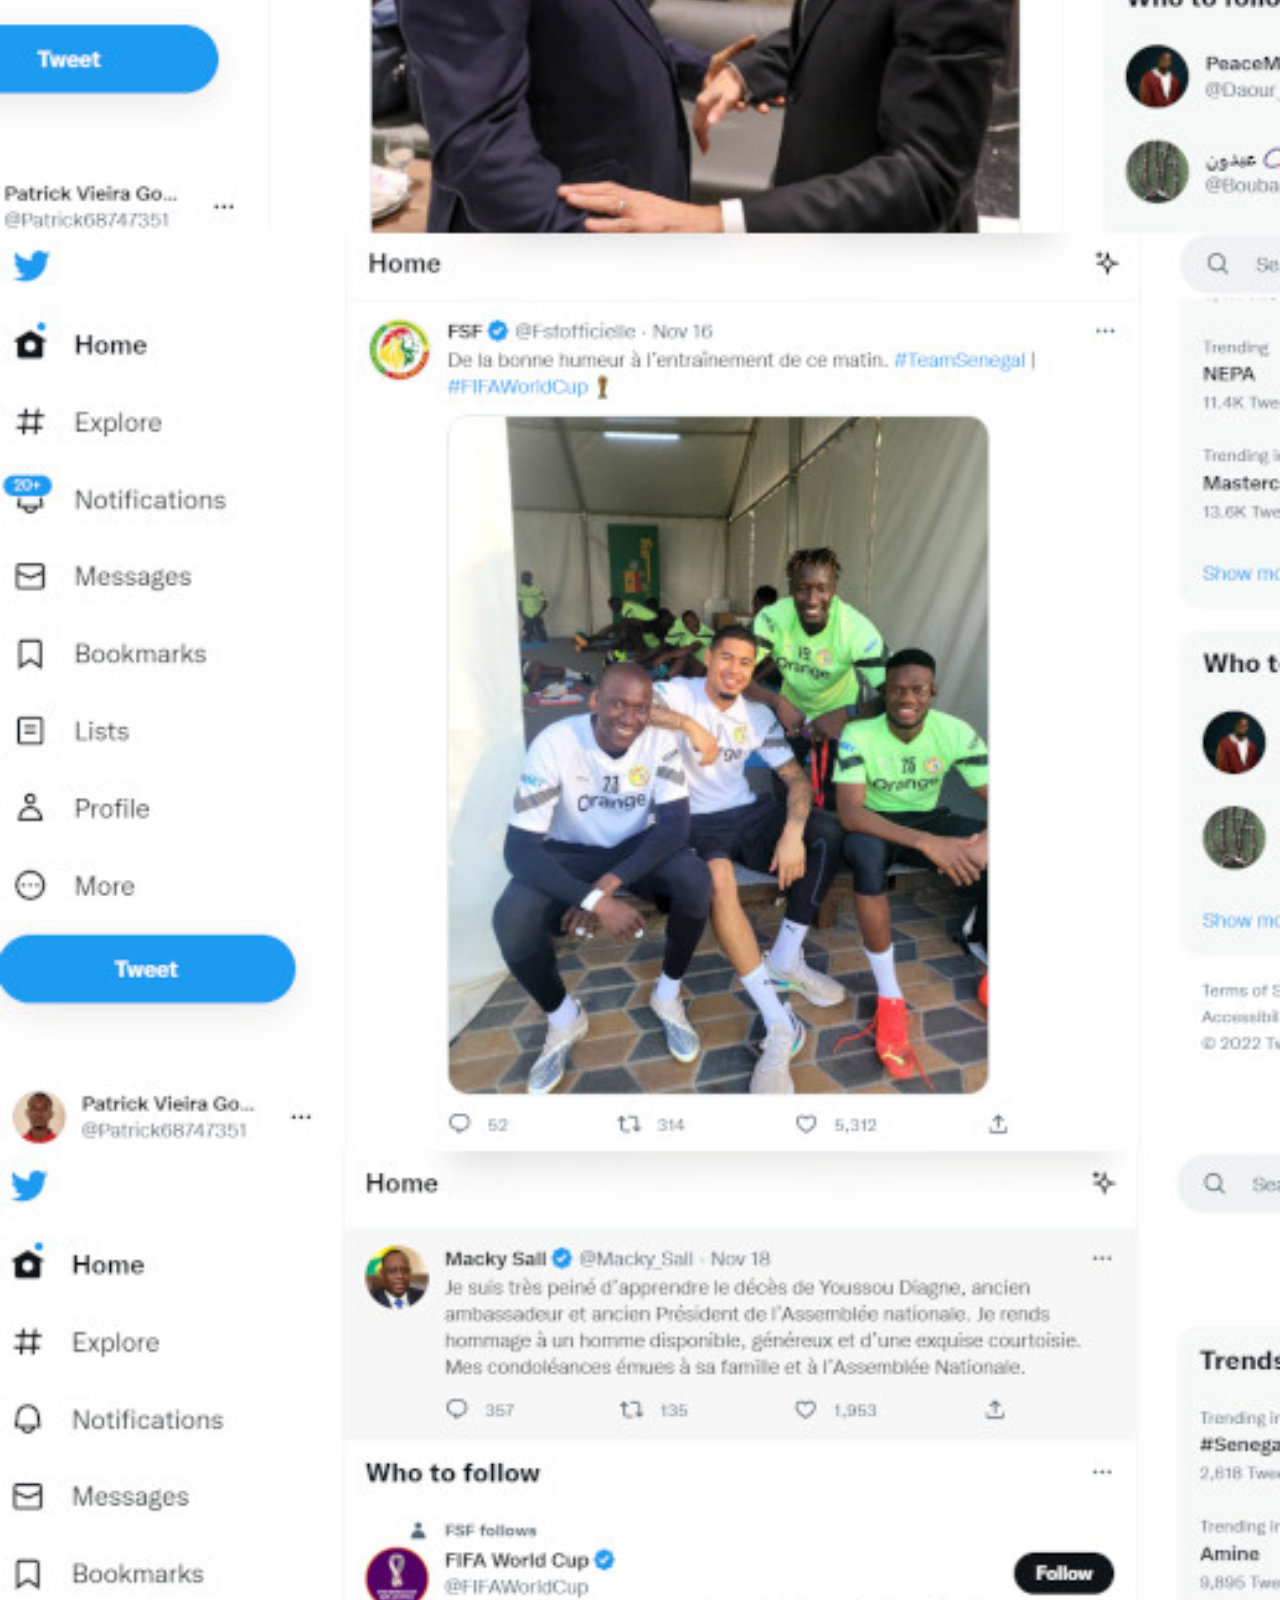
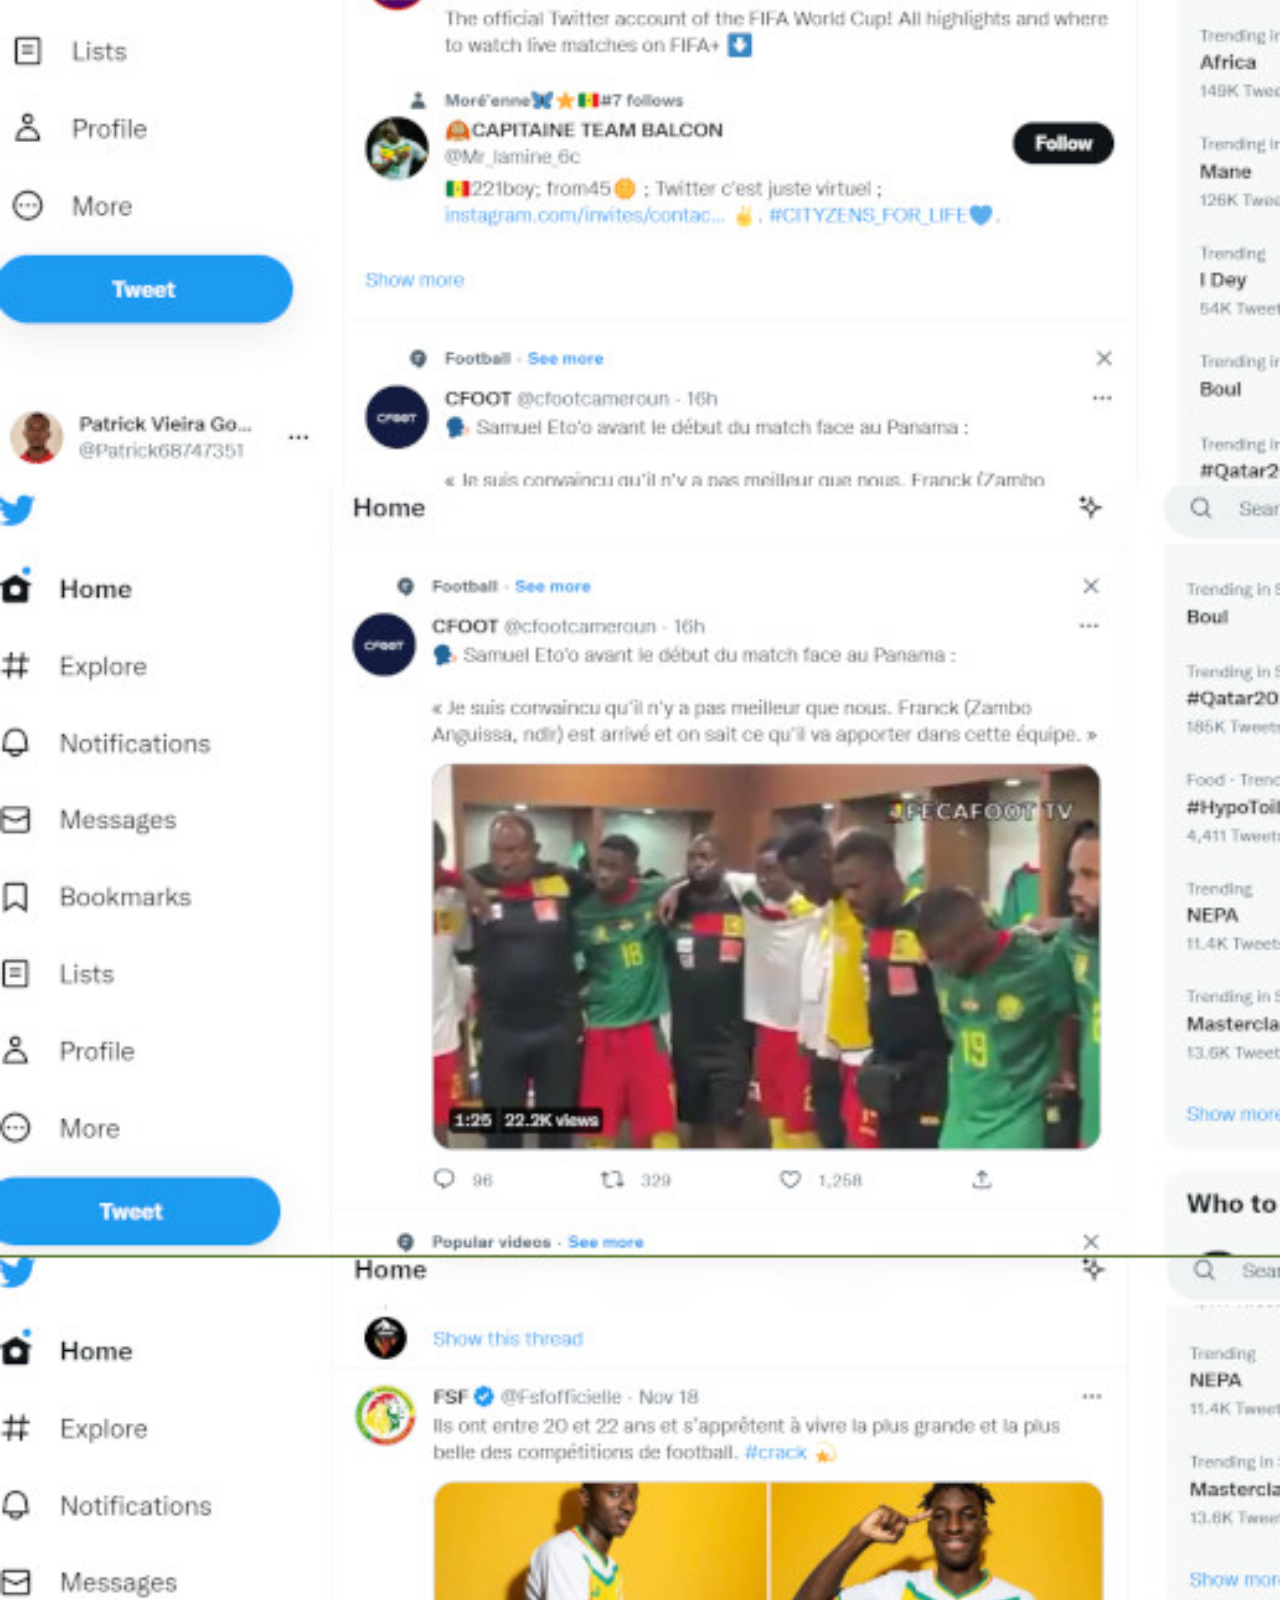
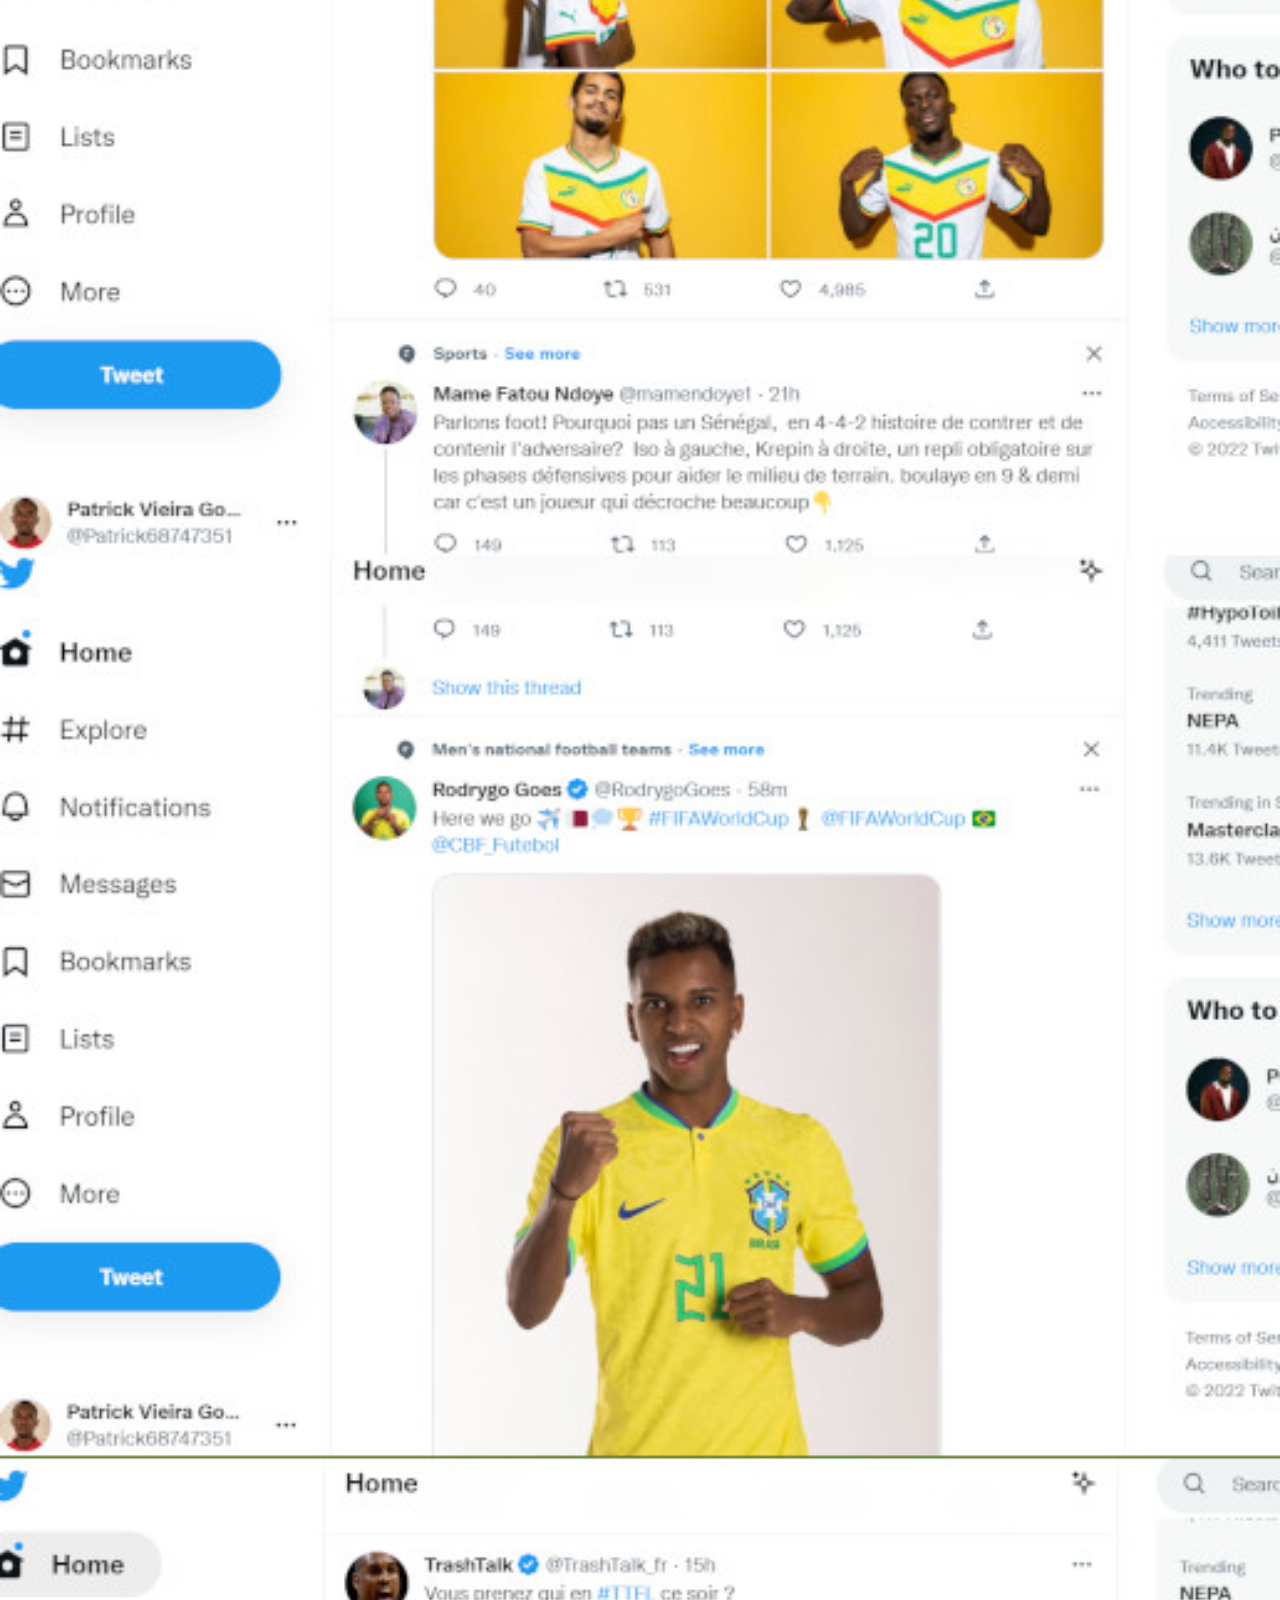
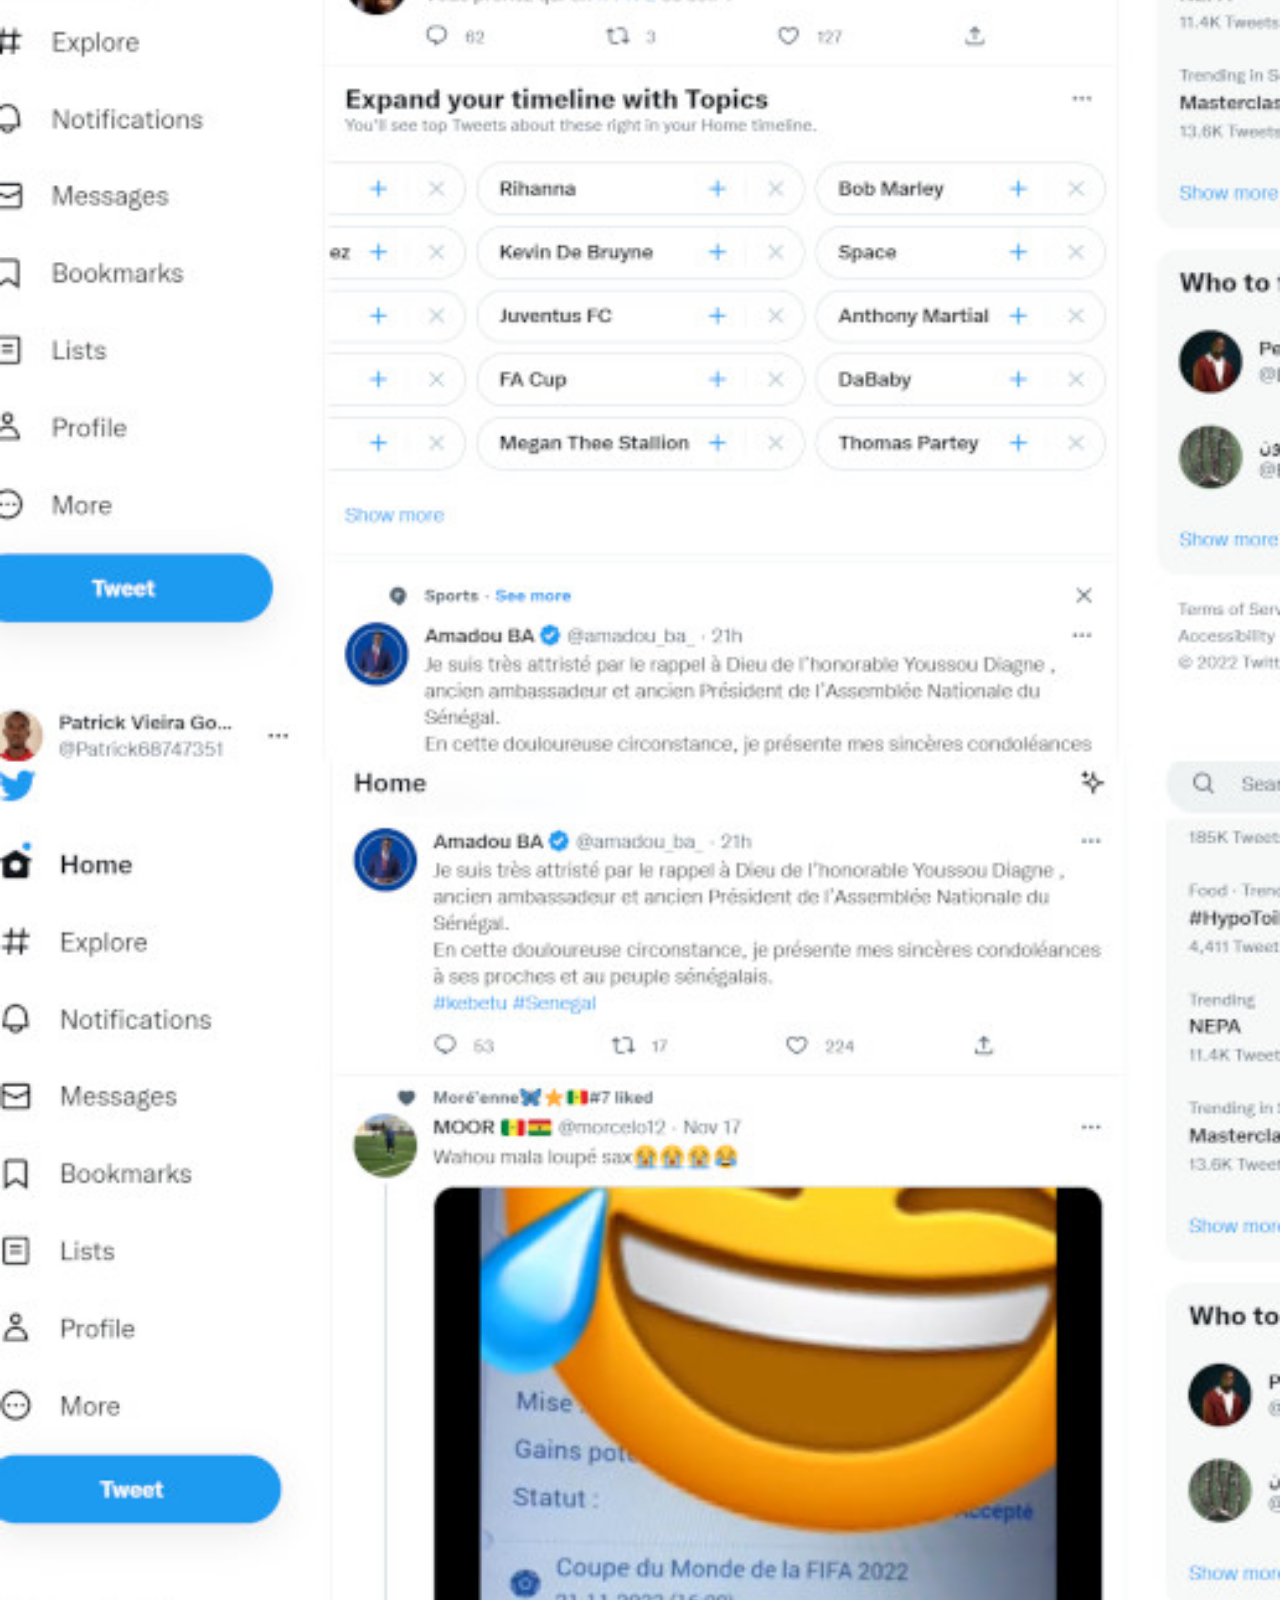
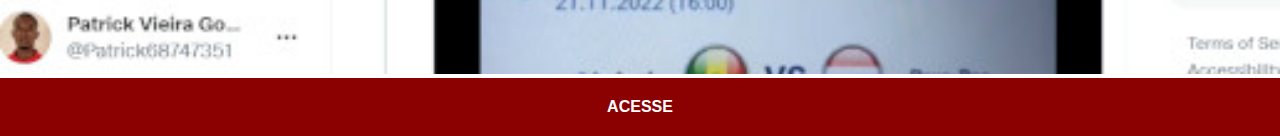
<file: Projecto-social/Twiter.html>
<!DOCTYPE html>
<html lang="en">
<head>
    <meta charset="UTF-8">
    <meta http-equiv="X-UA-Compatible" content="IE=edge">
    <meta name="viewport" content="width=device-width, initial-scale=1.0">
    <title>Twiter</title>
    <link rel="stylesheet" href="estilos/social.css">
</head>
<body>
    <img src="imagens/Tela-Twitter.png" alt="Twiter">
    <a href="https://twitter.com/home" target="blank">ACESSE</a>
    
</body>
</html>
</file>
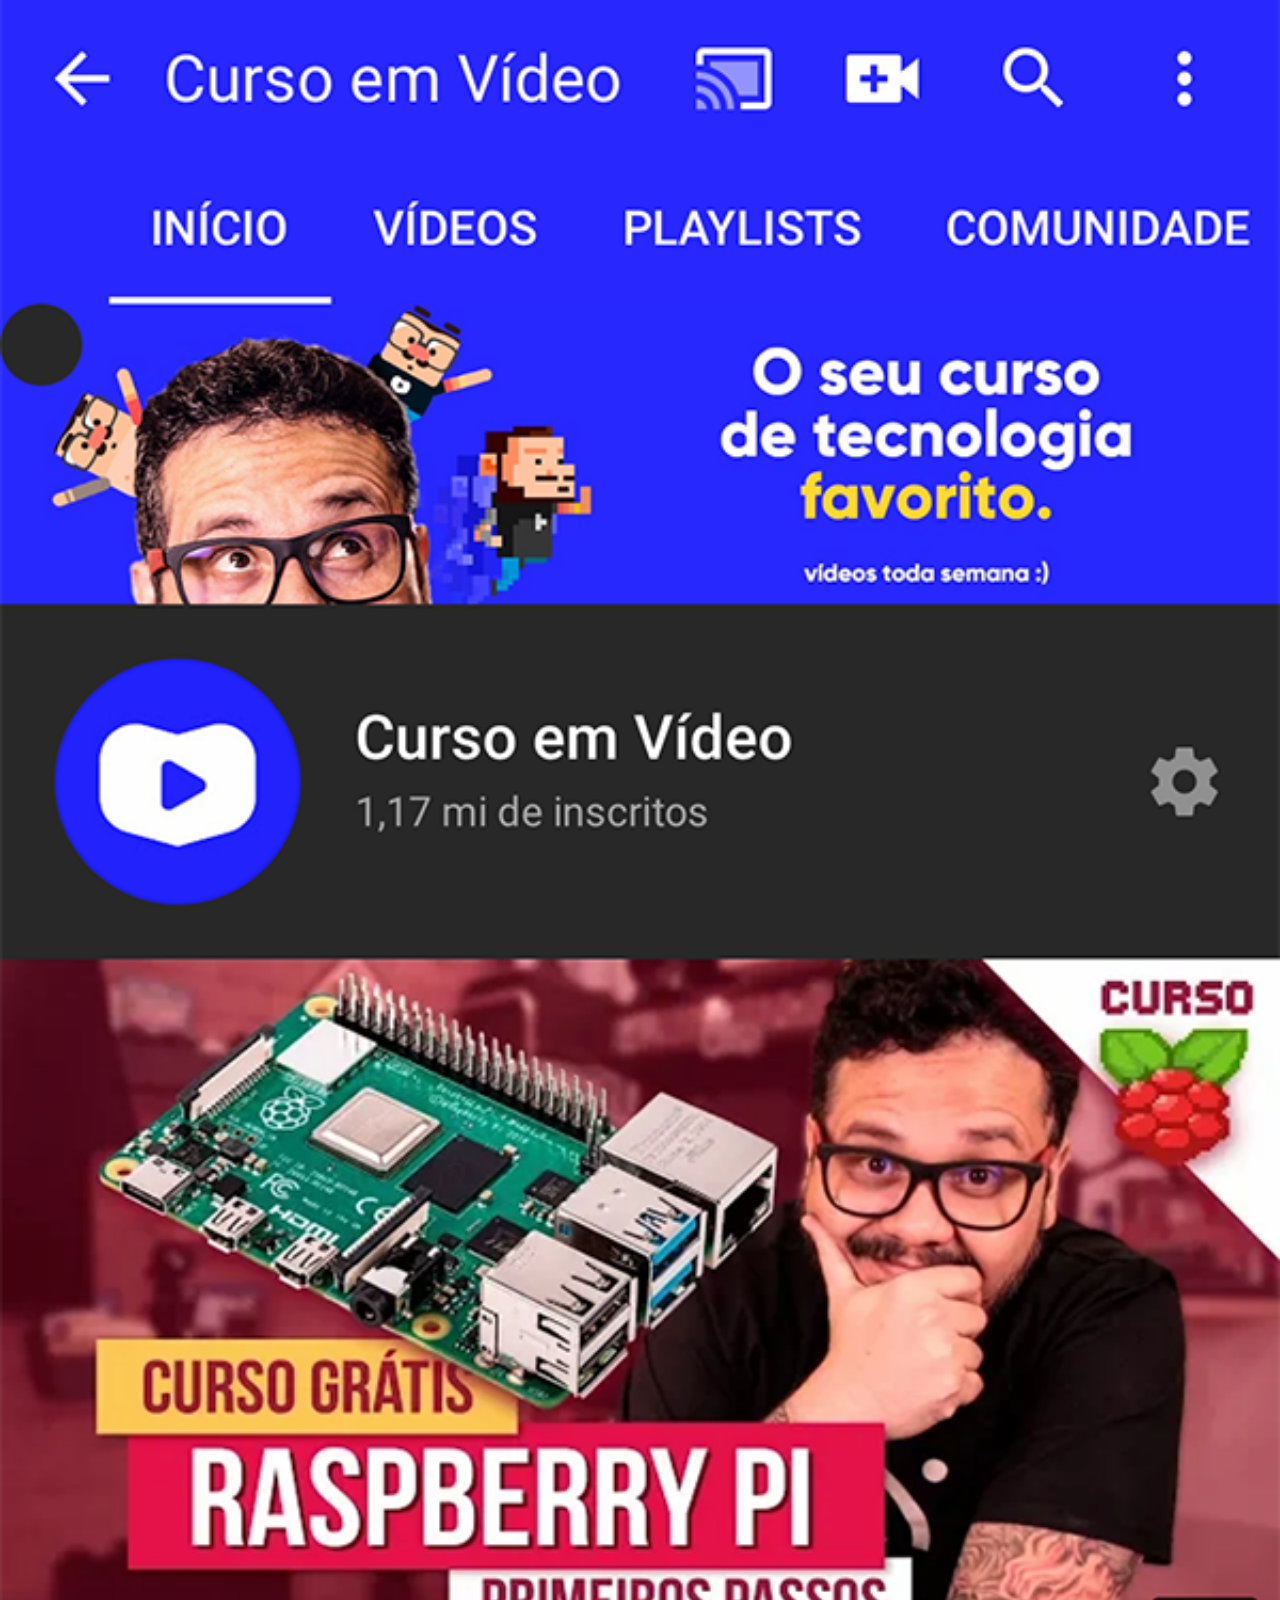
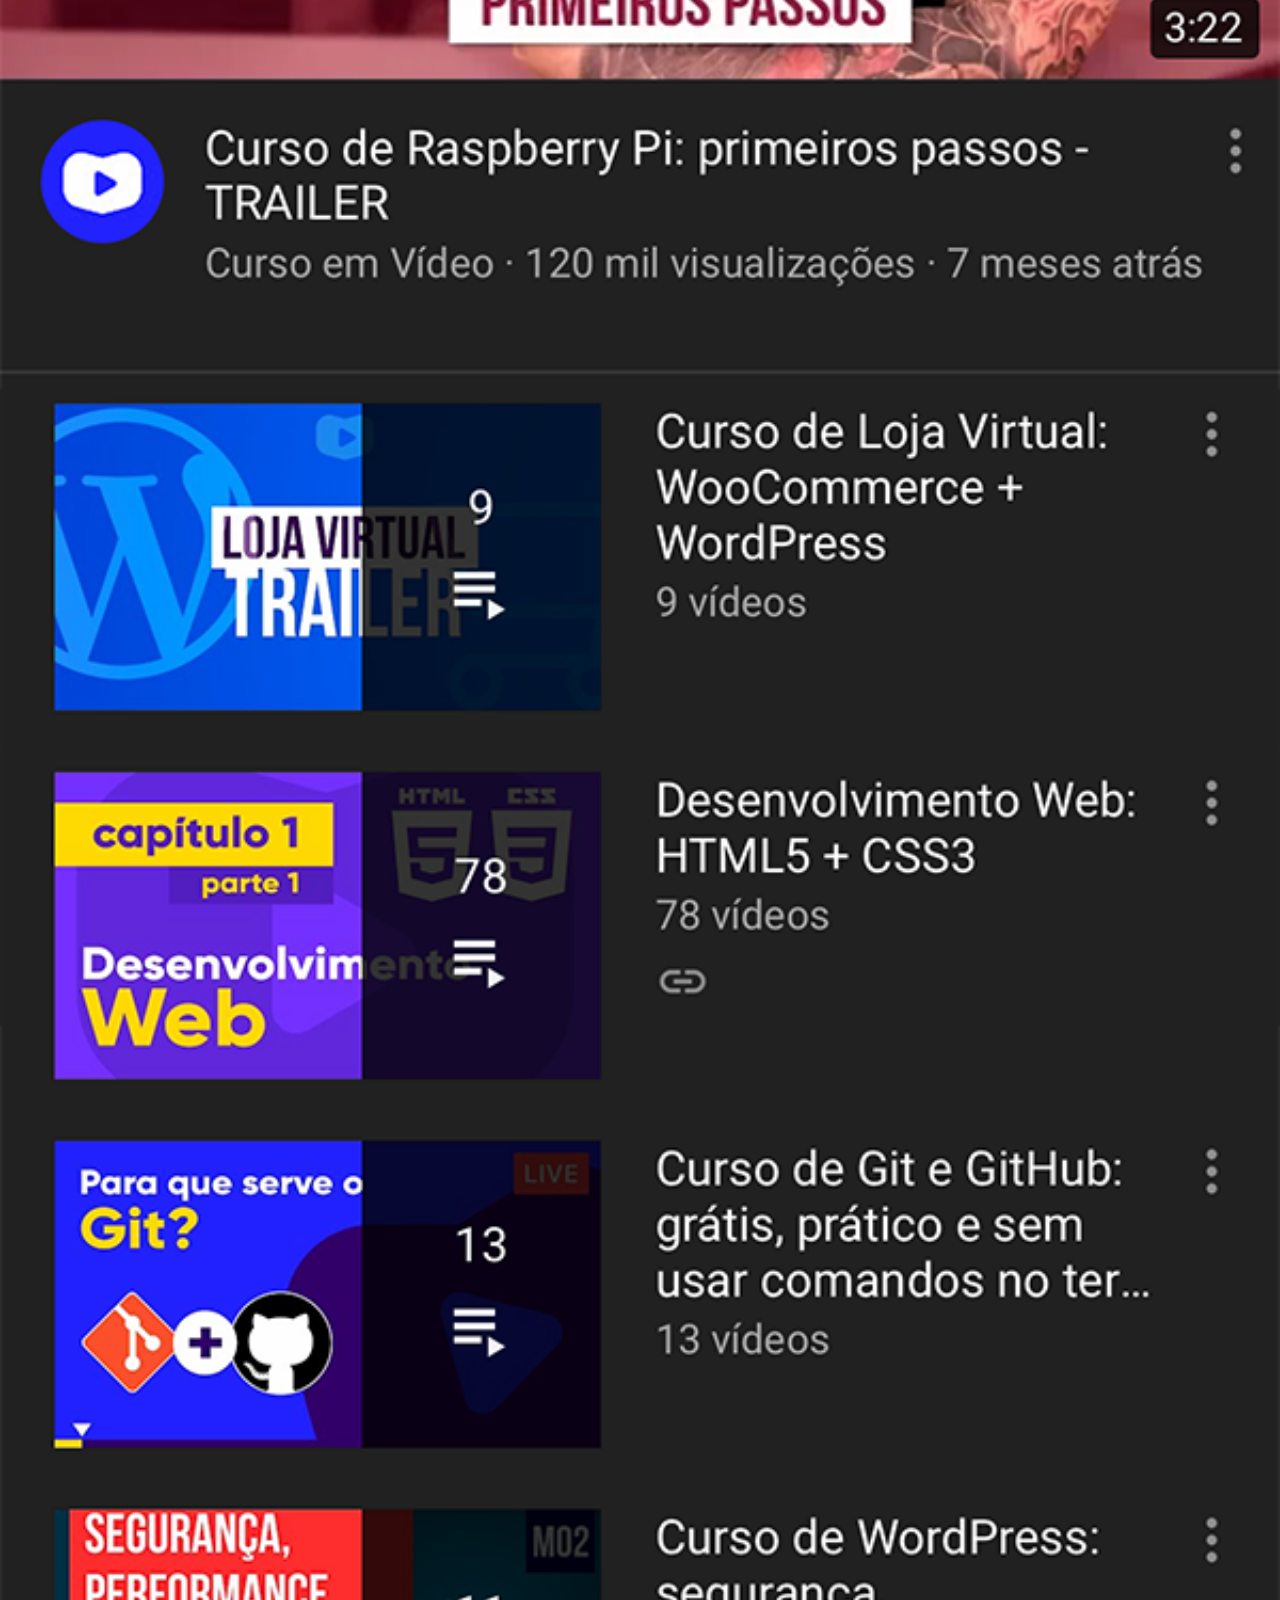
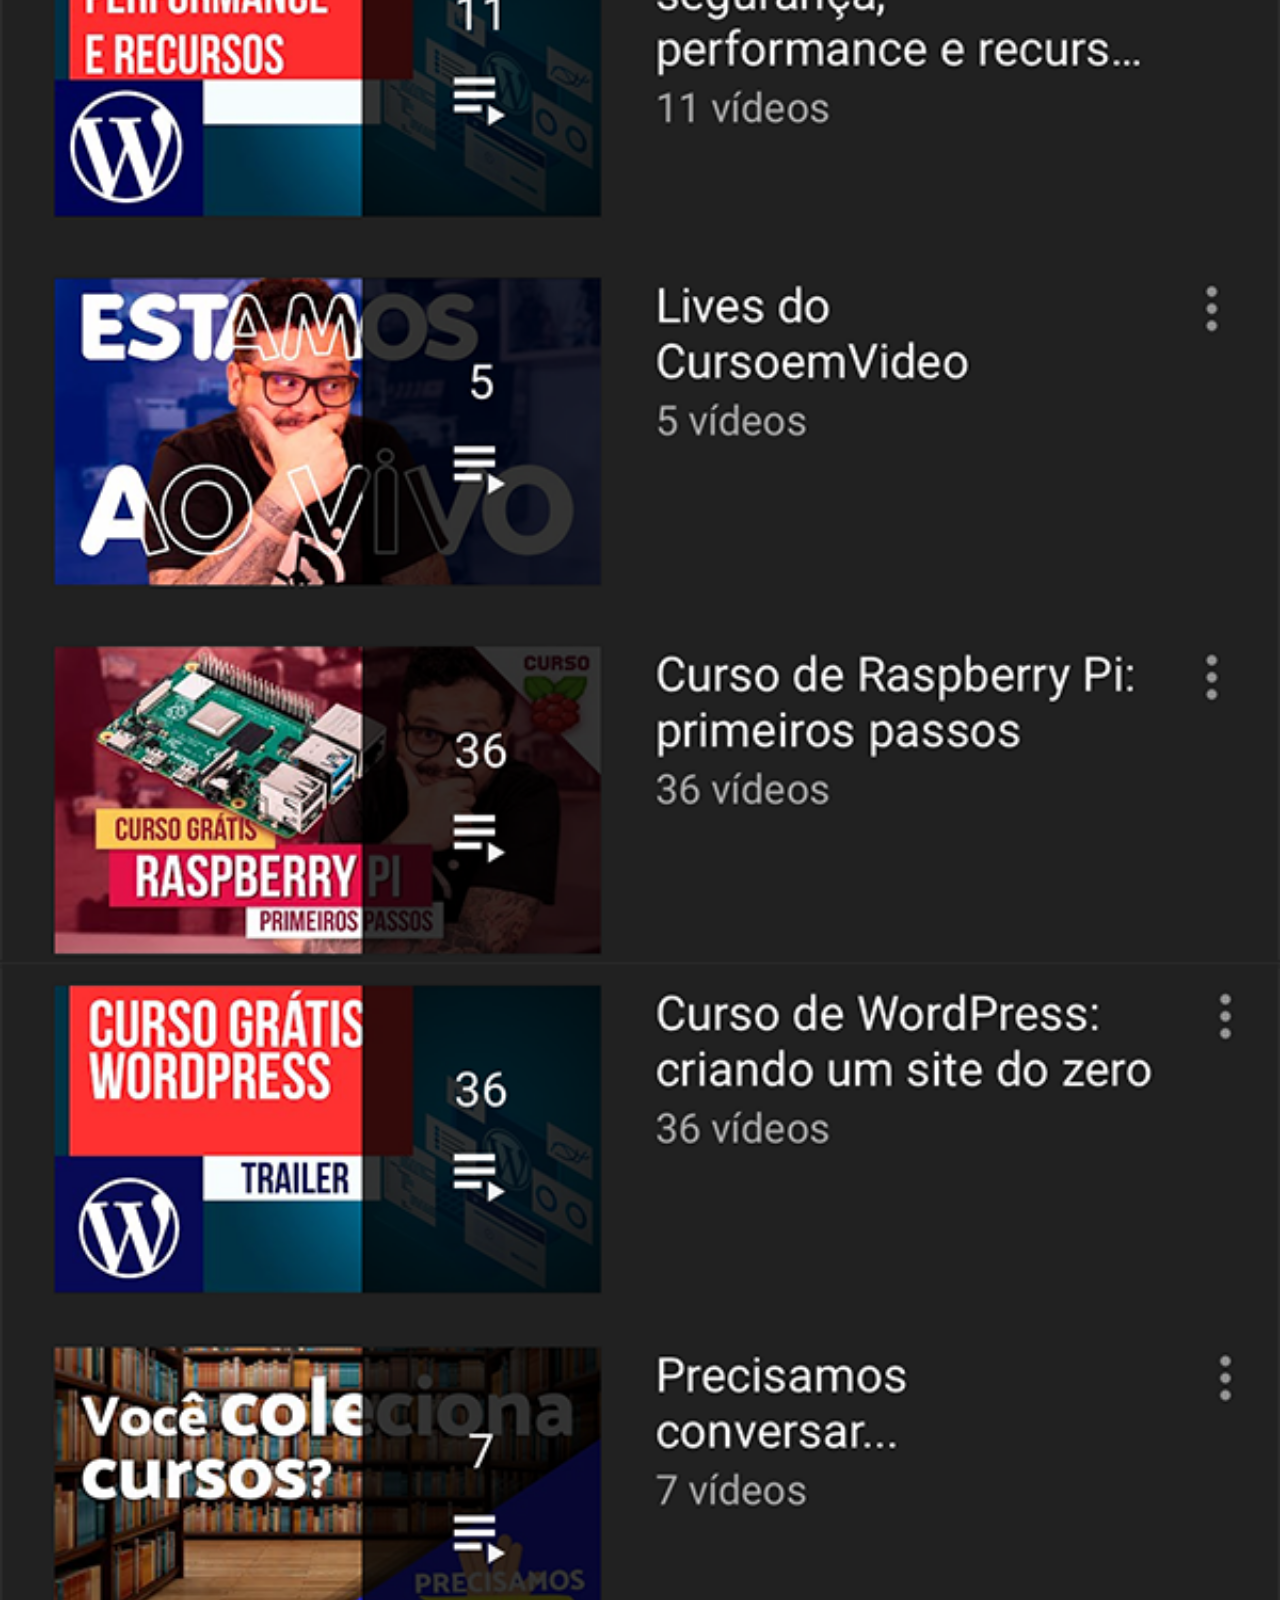
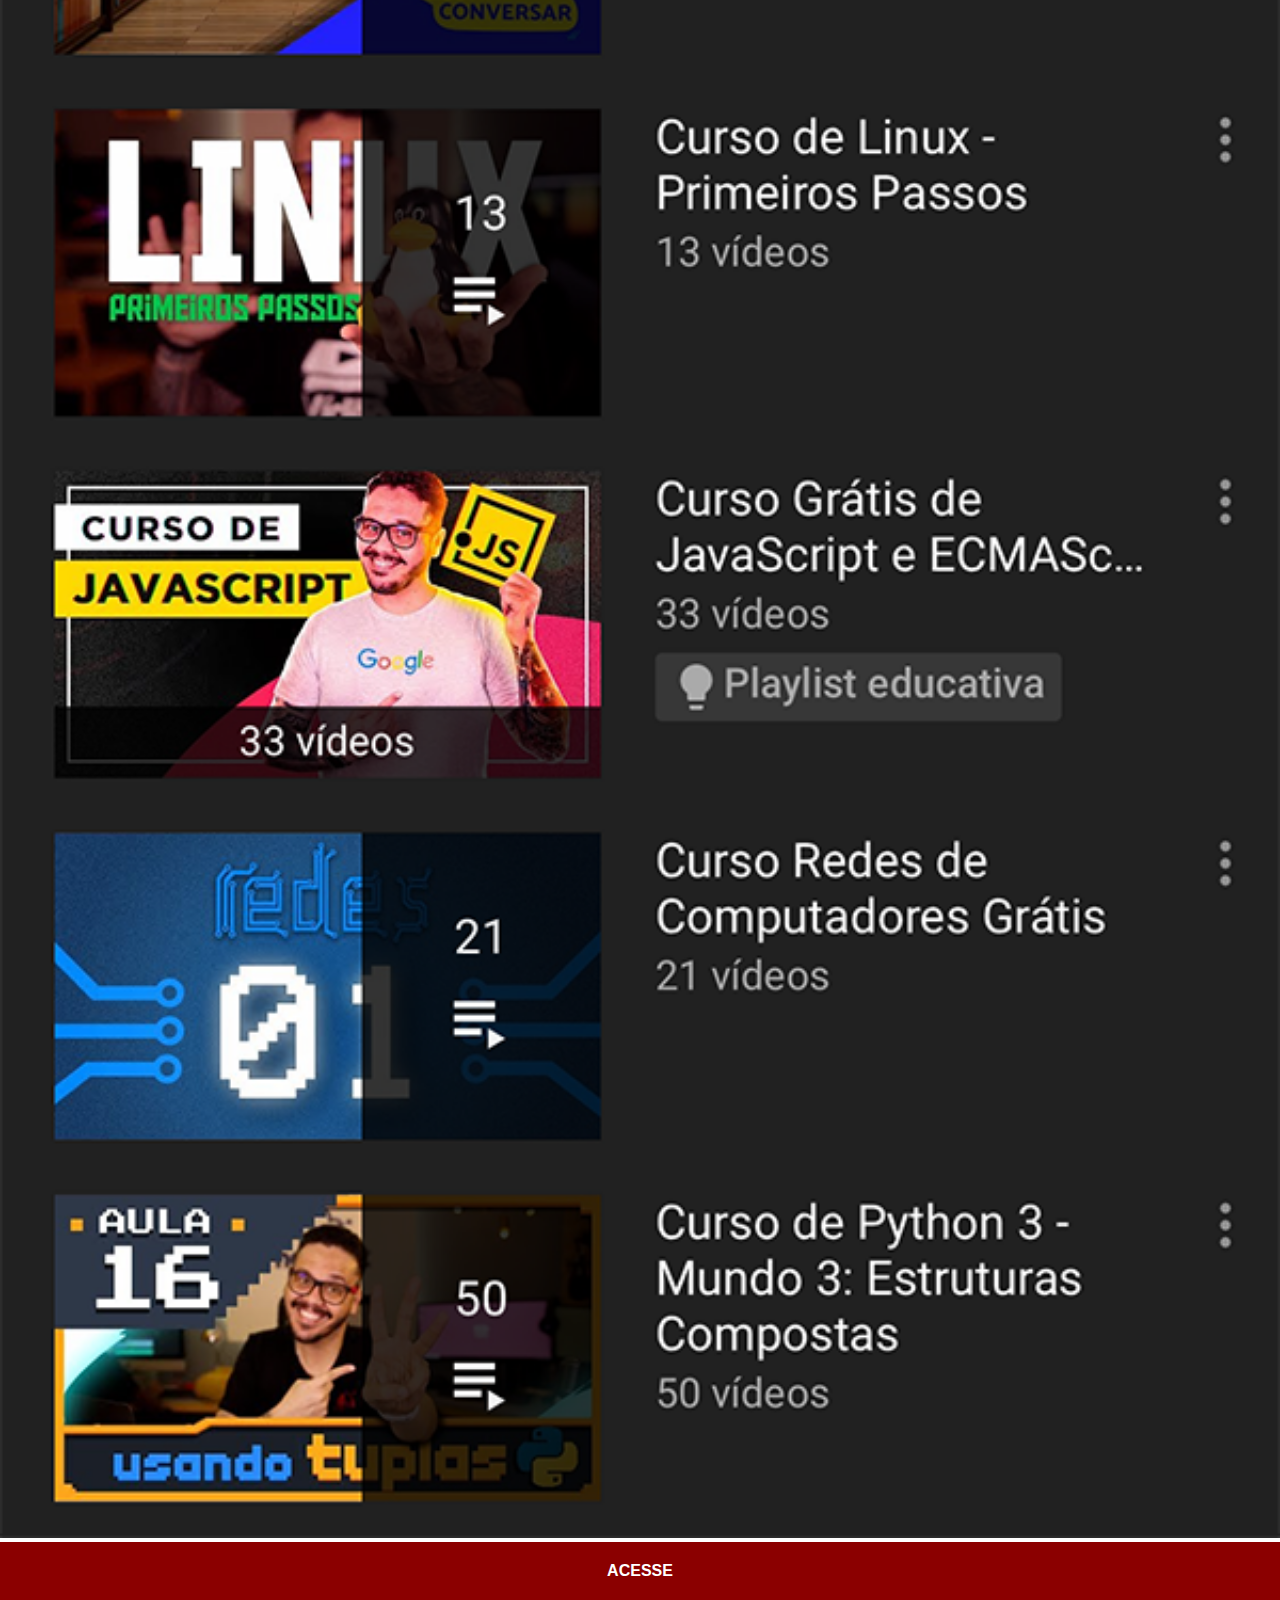
<file: Projecto-social/Youtube.html>
<!DOCTYPE html>
<html lang="pt-br">
<head>
    <meta charset="UTF-8">
    <meta http-equiv="X-UA-Compatible" content="IE=edge">
    <meta name="viewport" content="width=device-width, initial-scale=1.0">
    <title>Youtube</title>
    <link rel="stylesheet" href="estilos/social.css">
</head>
<body>
     <img src="imagens/tela-youtube.png" alt="Youtube">
     <a href="https://www.youtube.com/c/CursoemV%C3%ADdeo/playlists" target="blank">ACESSE</a>
</body>
</html>
</file>
<file: Projecto-social/estilos/social.css>
@charset "UTF-8";

*{
    margin: 0px;
    padding: 0px;
    font-family: Arial, Helvetica, sans-serif;

}
::-webkit-scrollbar{
    width: 0px;
    height: 0px;
}
img {
    width: 100vw;
}

a {
    display: block;
    background-color: darkred;
    color: white;
    padding: 20px;
    text-align: center;
    font-weight: bolder;
    text-decoration: none;

}

a:hover{
    background-color:red;
}
</file>
